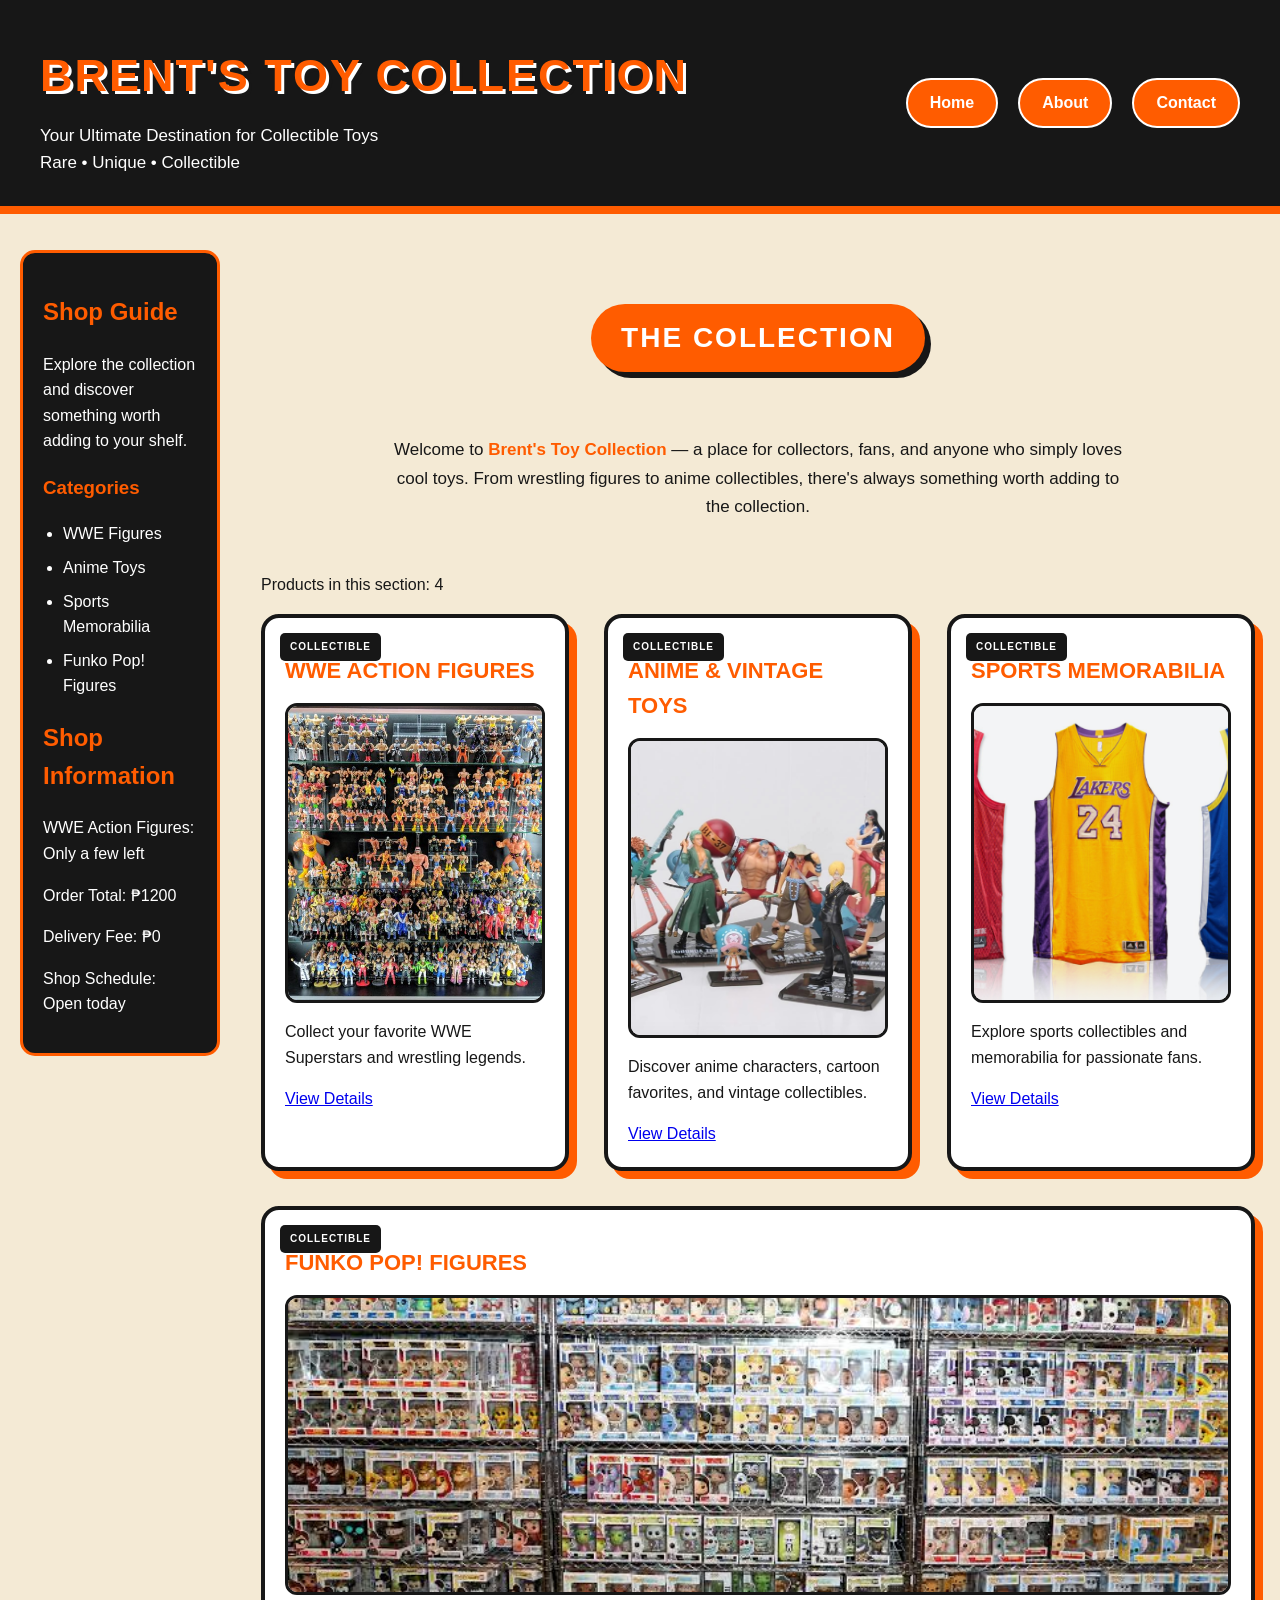
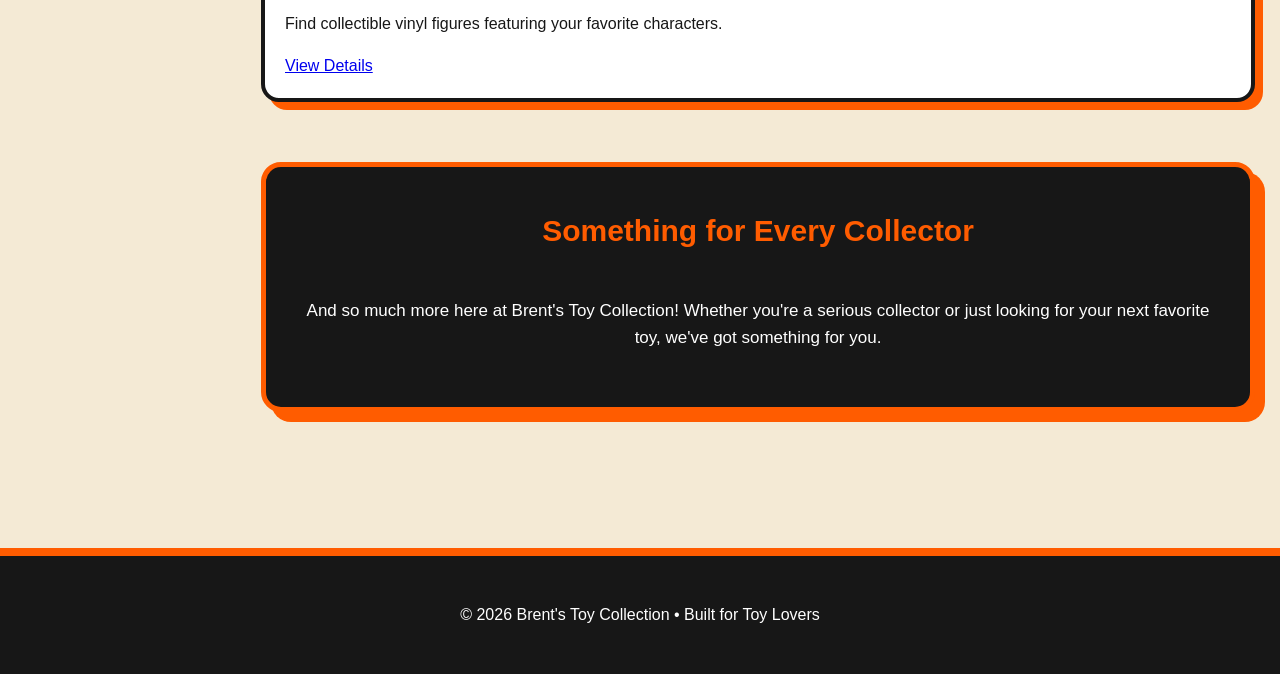
<file: index.html>
<!DOCTYPE html>
<html lang="en">

<head>
    <meta charset="UTF-8">
    <meta name="viewport"
          content="width=device-width, initial-scale=1.0">

    <title>Brent's Toy Collection</title>

    <link rel="stylesheet" href="style.css">
</head>

<body>
    <!--HEADER-->
    <header class="site-header">
        <div class="header-brand">
            <h1 id="shop-name">Brent's Toy Collection</h1>
            <p>
                 Your Ultimate Destination for Collectible Toys
            <br>
                    Rare • Unique • Collectible
            </p>
        </div>

        <nav>
            <ul>
                <li>
                    <a href="index.html">Home</a>
                </li>
                <li>
                    <a href="about.html">About</a>
                </li>
                <li>
                    <a href="contact.html">Contact</a>
                </li>
            </ul>
        </nav>
    </header>

    <!-- SIDEBAR -->
    <aside class="shop-sidebar">
        <h2>Shop Guide</h2>
        <p>
            Explore the collection and discover something worth
            adding to your shelf.
        </p>
        <h3>Categories</h3>
        <ul>
            <li>WWE Figures</li>
            <li>Anime Toys</li>
            <li>Sports Memorabilia</li>
            <li>Funko Pop! Figures</li>
        </ul>

        <!-- SHOP DECISIONS NGANI -->
        <section class="shop-decisions">
            <h2>Shop Information</h2>
            <p>
                WWE Action Figures:
                <span id="stock-status"></span>
            </p>
            <p>
                Order Total:
                ₱<span id="final-total">0</span>
            </p>
            <p>
                Delivery Fee:
                ₱<span id="delivery-fee">0</span>
            </p>
            <p>
                Shop Schedule:
                <span id="shop-status"></span>
            </p>
        </section>
    </aside>

    <!--MAIN-->
    <main>
        <div class="section-title">
            <h2> The Collection </h2>
        </div>

        <p class="intro">
            Welcome to <span class="highlight">Brent's Toy Collection</span> —
            a place for collectors, fans, and anyone who simply loves cool toys.
            From wrestling figures to anime collectibles, there's always
            something worth adding to the collection.
        </p>

        <p>
            Products in this section:
            <span id="product-count">0</span>
        </p>


        <!-- TOY GRID FOR COLLECTIBLES -->
        <section class="toy-grid ">

            <!-- WWE -->
            <div class="toy-card product-card">
                <h3>WWE Action Figures</h3>
                <img src="wweactionfigures.jpg"
                alt="WWE action figures">

                <p>
                Collect your favorite WWE Superstars
                and wrestling legends.
                </p>

                <a href="products/wwe-action-figures.html">
                    View Details
                </a>

            </div>

            <!-- ANIME -->
            <div class="toy-card product-card">
                <h3>Anime & Vintage Toys</h3>
                <img src="animecartoontoys.jpg"
                     alt="Anime, cartoon and vintage toys">

                <p>
                    Discover anime characters, cartoon favorites,
                    and vintage collectibles.
                </p>

                <a href="products/anime-toys.html">
                    View Details
                </a>
            </div>

            <!-- SPORTS -->
            <div class="toy-card product-card">
                <h3>Sports Memorabilia</h3>
                <img src="sportsmemorabilia.png"
                     alt="Sports memorabilia">

                <p>
                    Explore sports collectibles and memorabilia
                    for passionate fans.
                </p>

                <a href="products/sports-memorabilia.html">
                    View Details
                </a>
            </div>

            <!-- FUNKO POP FIGURES -->
            <div class="toy-card product-card">
                <h3>Funko Pop! Figures</h3>
                <img src="funkopopfigures.jpg"
                     alt="Funko Pop figures">

                <p>
                    Find collectible vinyl figures featuring
                    your favorite characters.
                </p>

                <a href="products/funko-pop-figures.html">
                    View Details
                </a>
            </div>

        </section>

        <!-- BOTTOM MESSAGE -->
        <div class="bottom-message">
            <h2> Something for Every Collector</h2>
            <p>
                And so much more here at Brent's Toy Collection!
                Whether you're a serious collector or just looking
                for your next favorite toy, we've got something for you.
            </p>

        </div>
    </main>

    <!--FOOTER-->
    <footer>
        <p id="copyright">
            © 2026 Brent's Toy Collection • Built for Toy Lovers
        </p>
    </footer>

    <script src="script.js"></script>
</body>
</html>
</file>
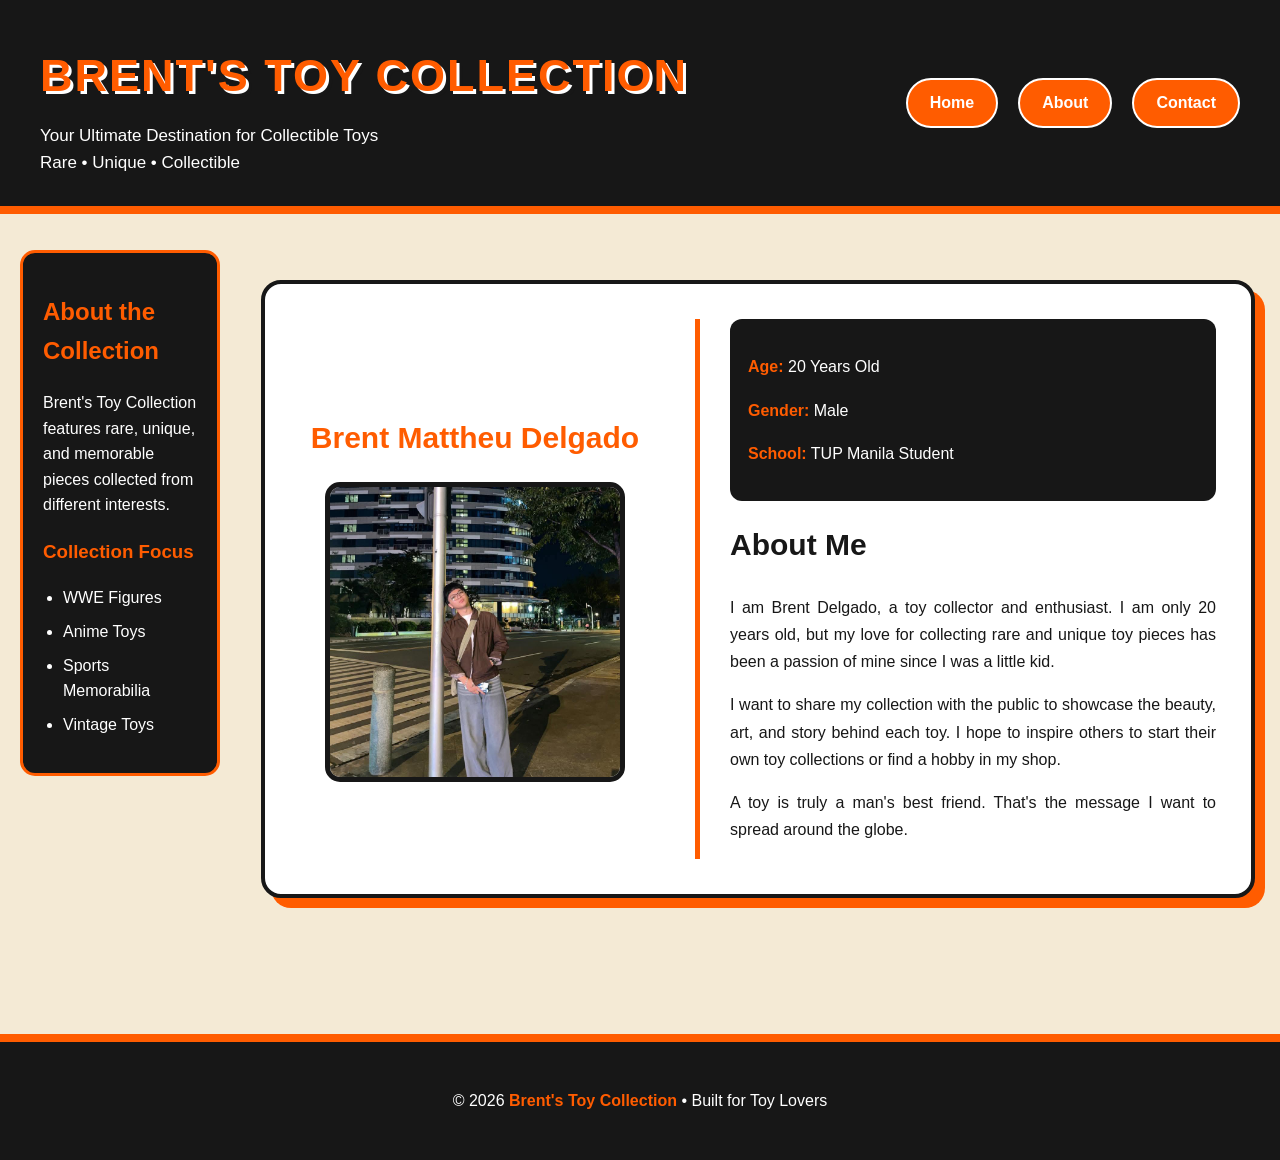
<file: about.html>
<!DOCTYPE html>
<html lang="en">

<head>
    <meta charset="UTF-8">
    <meta name="viewport"
          content="width=device-width, initial-scale=1.0">

    <title>About Me - Brent's Toy Collection</title>

    <link rel="stylesheet" href="style.css">
</head>

<body>
    <!-- HEADER -->
    <header class="site-header">
        <div class="header-brand">
            <h1>Brent's Toy Collection</h1>
            <p>
                 Your Ultimate Destination for Collectible Toys
            <br>
                    Rare • Unique • Collectible
            </p>
        </div>

        <nav>
            <ul>
                <li>
                    <a href="index.html">Home</a>
                </li>
                <li>
                    <a href="about.html">About</a>
                </li>
                <li>
                    <a href="contact.html">Contact</a>
                </li>
            </ul>
        </nav>
    </header>

    <!-- SIDEBAR -->
    <aside class="shop-sidebar">
        <h2>About the Collection</h2>
        <p>
            Brent's Toy Collection features rare, unique,
         and memorable pieces collected from different interests.
        </p>
        <h3>Collection Focus</h3>
        <ul>
            <li>WWE Figures</li>
            <li>Anime Toys</li>
            <li>Sports Memorabilia</li>
            <li>Vintage Toys</li>
        </ul>
    </aside>

    <!-- MAIN CONTENT -->
    <main>
        <div class="about-card">

            <!-- LEFT SIDE -->
            <div class="profile">
                <h2>Brent Mattheu Delgado</h2>
                <img src="brentdelgado.jpg"
                     alt="Brent Delgado">
            </div>

            <!-- RIGHT SIDE -->
            <div class="information">

                <div class="details">
                    <p>
                        <strong>Age:</strong> 20 Years Old
                    </p>
                    <p>
                        <strong>Gender:</strong> Male
                    </p>
                    <p>
                        <strong>School:</strong> TUP Manila Student
                    </p>
                </div>

                <h2>About Me</h2>
                <p>
                    I am Brent Delgado, a toy collector and enthusiast.
                    I am only 20 years old, but my love for collecting
                    rare and unique toy pieces has been a passion of mine
                    since I was a little kid.
                </p>
                <p>
                    I want to share my collection with the public to
                    showcase the beauty, art, and story behind each toy.
                    I hope to inspire others to start their own toy
                    collections or find a hobby in my shop.
                </p>
                <p>
                    A toy is truly a man's best friend.
                    That's the message I want to spread around the globe.
                </p>
            </div>
        </div>
    </main>

    <!-- FOOTER -->
    <footer>
        <p>
            © 2026 <span>Brent's Toy Collection</span>
            • Built for Toy Lovers
        </p>
    </footer>
</body>
</html>
</file>
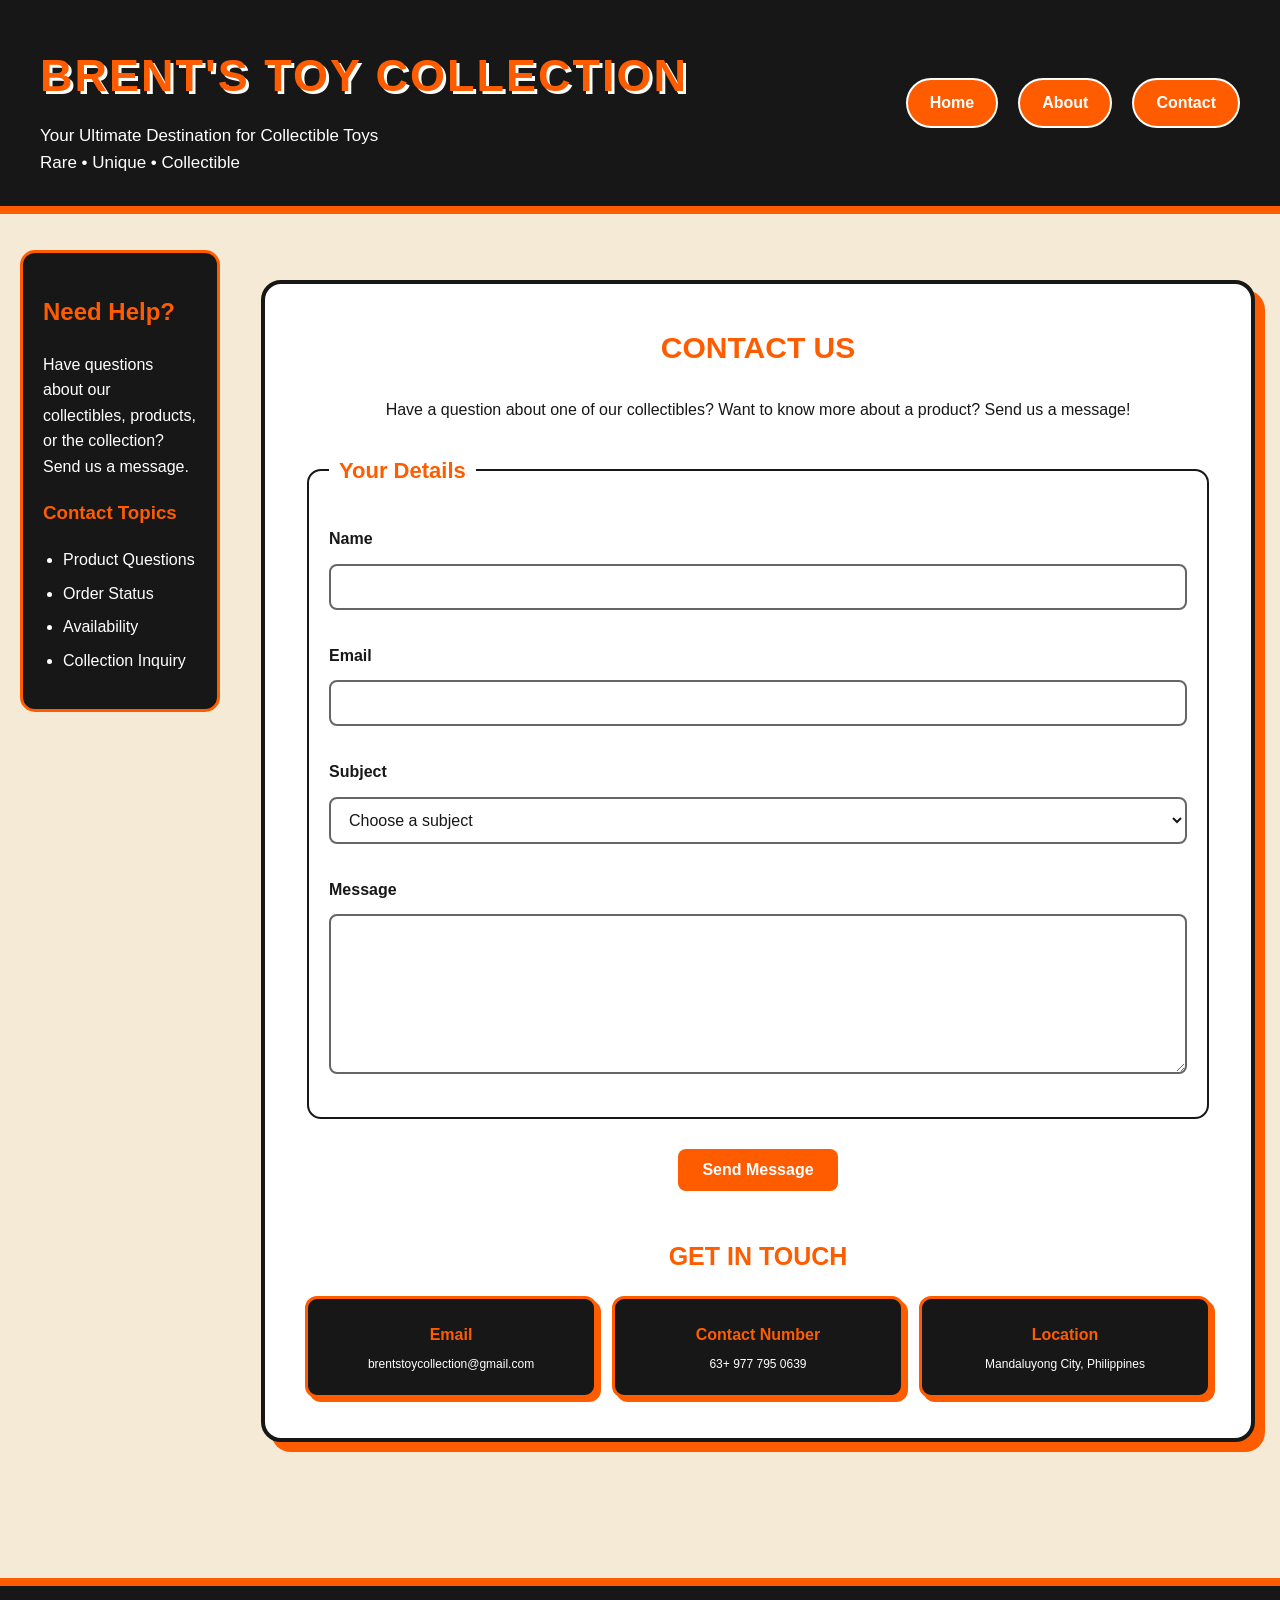
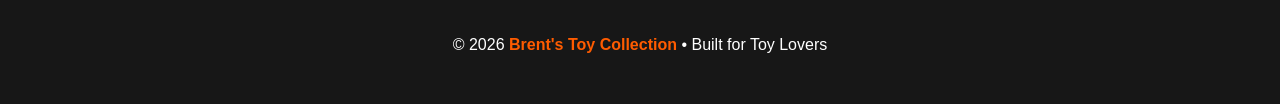
<file: contact.html>
<!DOCTYPE html>
<html lang="en">

<head>
    <meta charset="UTF-8">
    <meta name="viewport"
          content="width=device-width, initial-scale=1.0">

    <title>Contact | Brent's Toy Collection</title>

    <link rel="stylesheet" href="style.css">
</head>

<body>
    <!-- HEADER -->
    <header class="site-header">
        <div class="header-brand">
            <h1>Brent's Toy Collection</h1>
            <p>
                 Your Ultimate Destination for Collectible Toys
            <br>
                    Rare • Unique • Collectible
            </p>
        </div>

        <nav>
            <ul>
                <li>
                    <a href="index.html">Home</a>
                </li>
                <li>
                    <a href="about.html">About</a>
                </li>
                <li>
                    <a href="contact.html">Contact</a>
                </li>
            </ul>
        </nav>
    </header>

    <!-- SIDEBAR -->
    <aside class="shop-sidebar">
        <h2>Need Help?</h2>
        <p>
            Have questions about our collectibles, products,
            or the collection? Send us a message.
        </p>
        <h3>Contact Topics</h3>
        <ul>
            <li>Product Questions</li>
            <li>Order Status</li>
            <li>Availability</li>
            <li>Collection Inquiry</li>
        </ul>
    </aside>

    <!-- MAIN CONTENT -->
    <main>
        <div class="contact-card">
            <h2>Contact Us</h2>
            <p class="contact-intro">
                Have a question about one of our collectibles?
                Want to know more about a product?
                Send us a message!
            </p>

            <!-- CONTACT FORM -->
            <form>
                <fieldset>
                    <legend>Your Details</legend>

                    <!-- NAME -->
                    <label for="name">
                        Name
                    </label>
                    <input
                        type="text"
                        id="name"
                        name="name"
                        required
                    >

                    <!-- EMAIL -->
                    <label for="email">
                        Email
                    </label>
                    <input
                        type="email"
                        id="email"
                        name="email"
                        required
                    >

                    <!-- SUBJECT -->
                    <label for="subject">
                        Subject
                    </label>
                    <select
                        id="subject"
                        name="subject"
                        required
                    >
                        <option value="">
                            Choose a subject
                        </option>

                        <option value="product-question">
                            Product Question
                        </option>

                        <option value="order-status">
                            Order Status
                        </option>

                        <option value="availability">
                            Product Availability
                        </option>

                        <option value="collection">
                            Collection Inquiry
                        </option>

                        <option value="other">
                            Something Else
                        </option>
                    </select>

                    <!-- MESSAGE -->
                    <label for="message">
                        Message
                    </label>
                    <textarea
                        id="message"
                        name="message"
                        required
                    ></textarea>
                </fieldset>

                <!-- SEND BUTTON -->
                <div class="button-container">
                    <button type="submit">
                        Send Message
                    </button>
                </div>
            </fo    rm>

            <!-- GET IN TOUCH, ORIG CONTANT INFOO -->
            <div class="contact-info">
                <h3>Get In Touch</h3>
                <div class="contact-grid">
                    <div class="contact-box">
                    <h4>Email</h4>
                    <p>
                        brentstoycollection@gmail.com
                    </p>
                </div>


                <div class="contact-box">
                    <h4>Contact Number</h4>
                    <p>
                        63+ 977 795 0639
                    </p>
                </div>

                <div class="contact-box">
                    <h4>Location</h4>
                    <p>
                        Mandaluyong City, Philippines
                    </p>

                </div>
            </div>
        </div>
    </main>

    <!-- FOOTER -->
    <footer>
        <p>
            © 2026
            <span>Brent's Toy Collection</span>
            • Built for Toy Lovers
        </p>
    </footer>
</body>
</html>
</file>
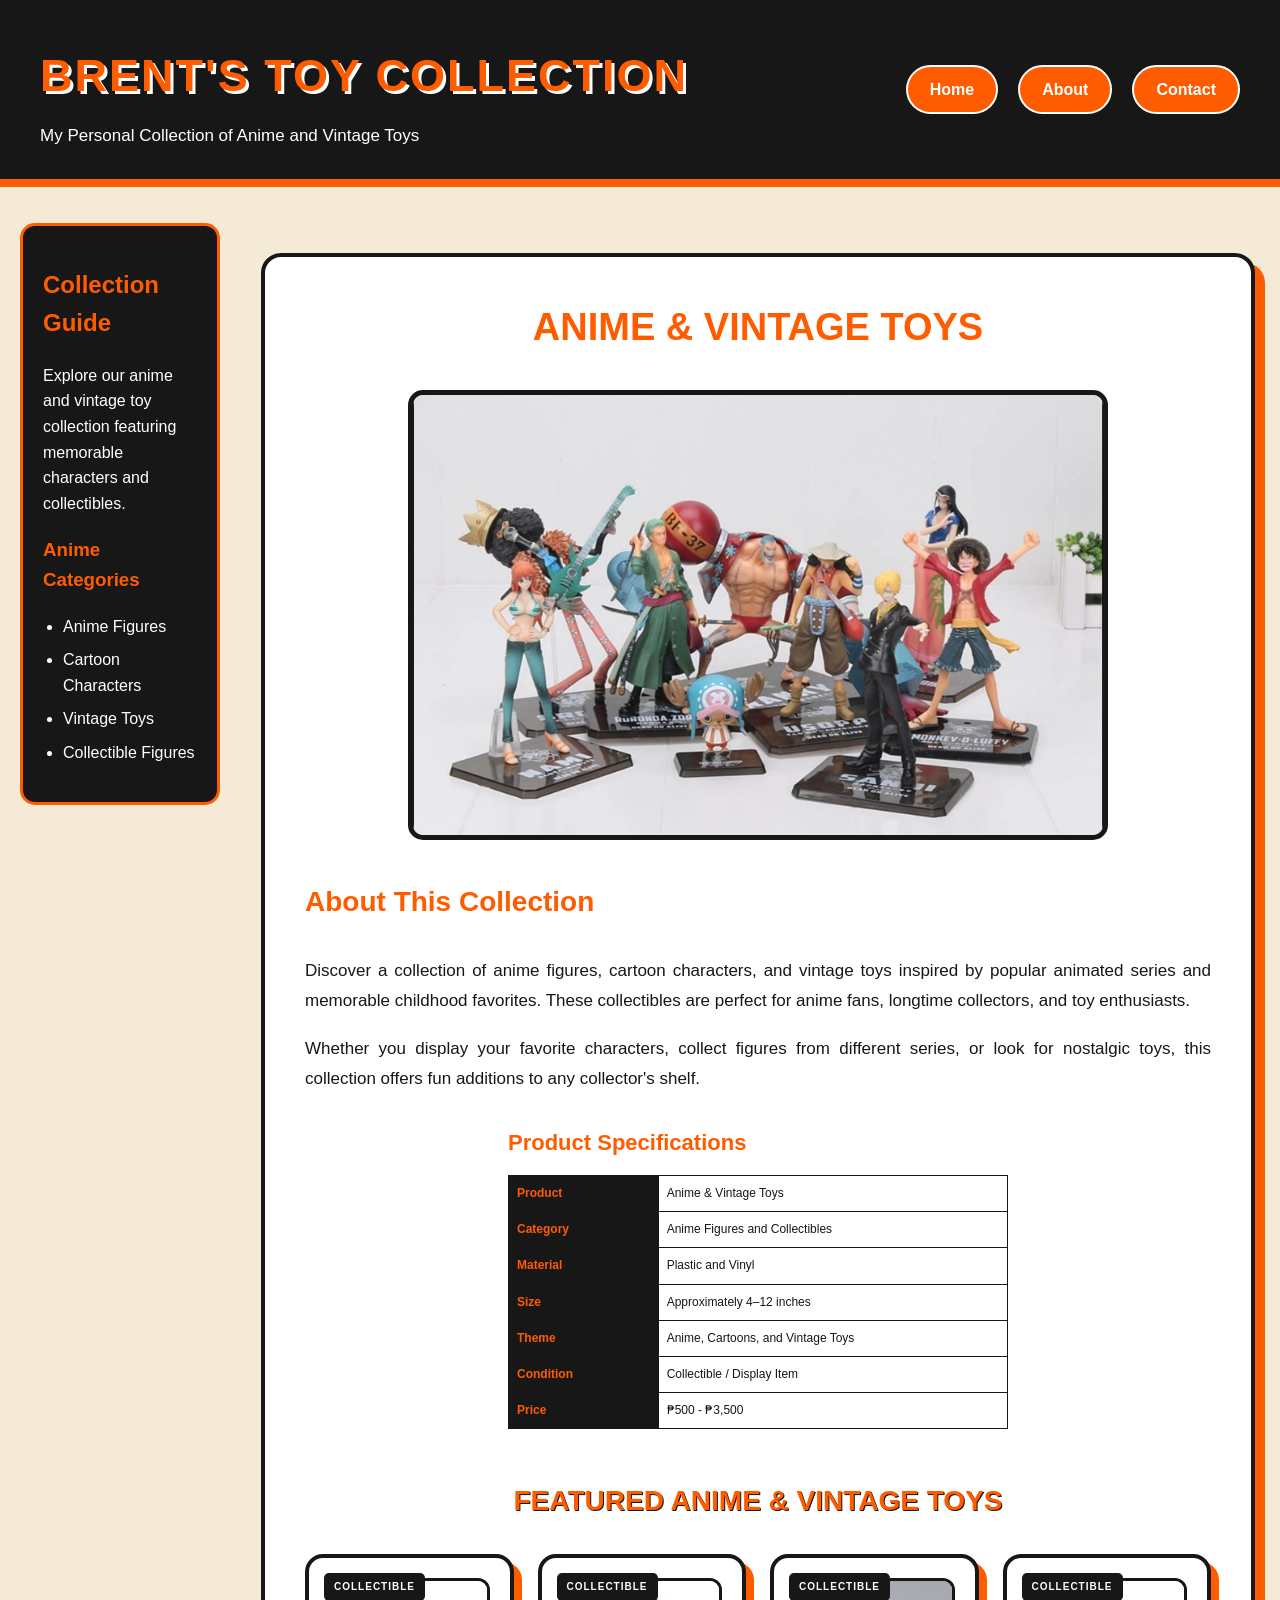
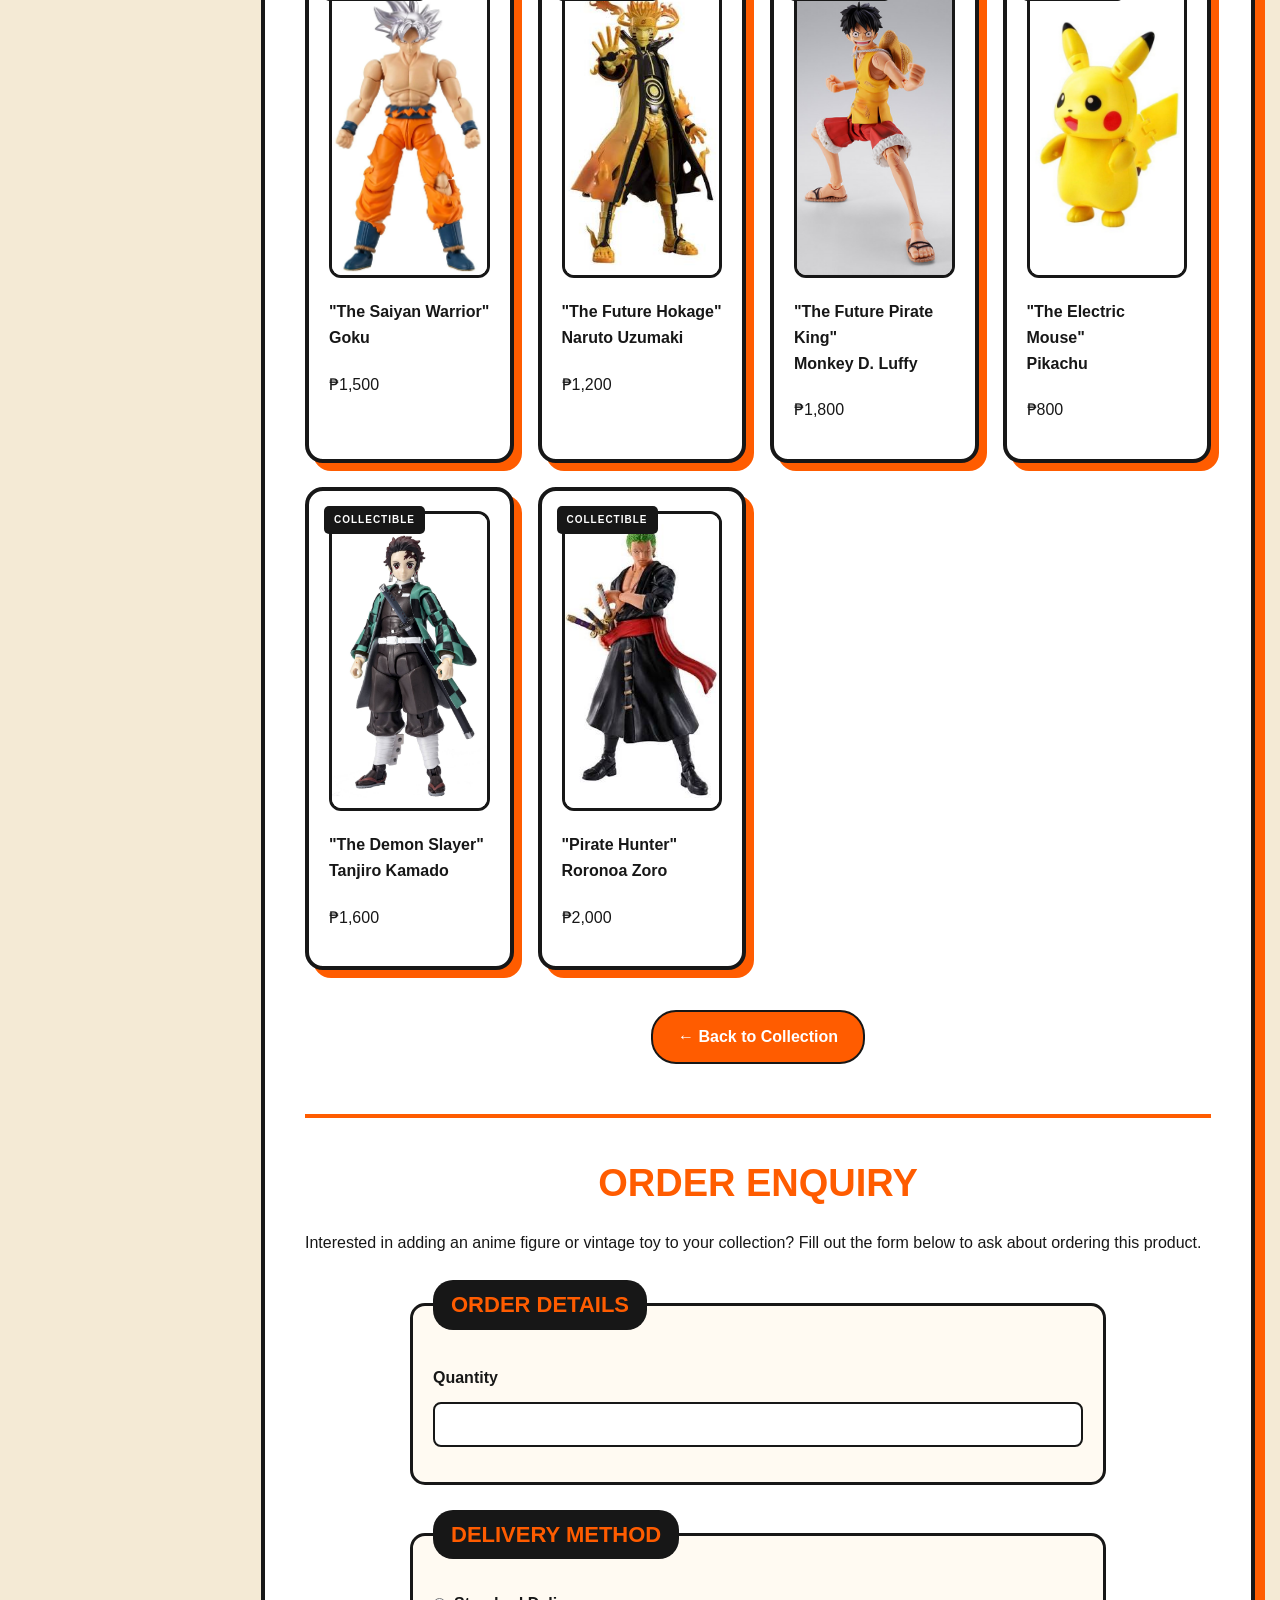
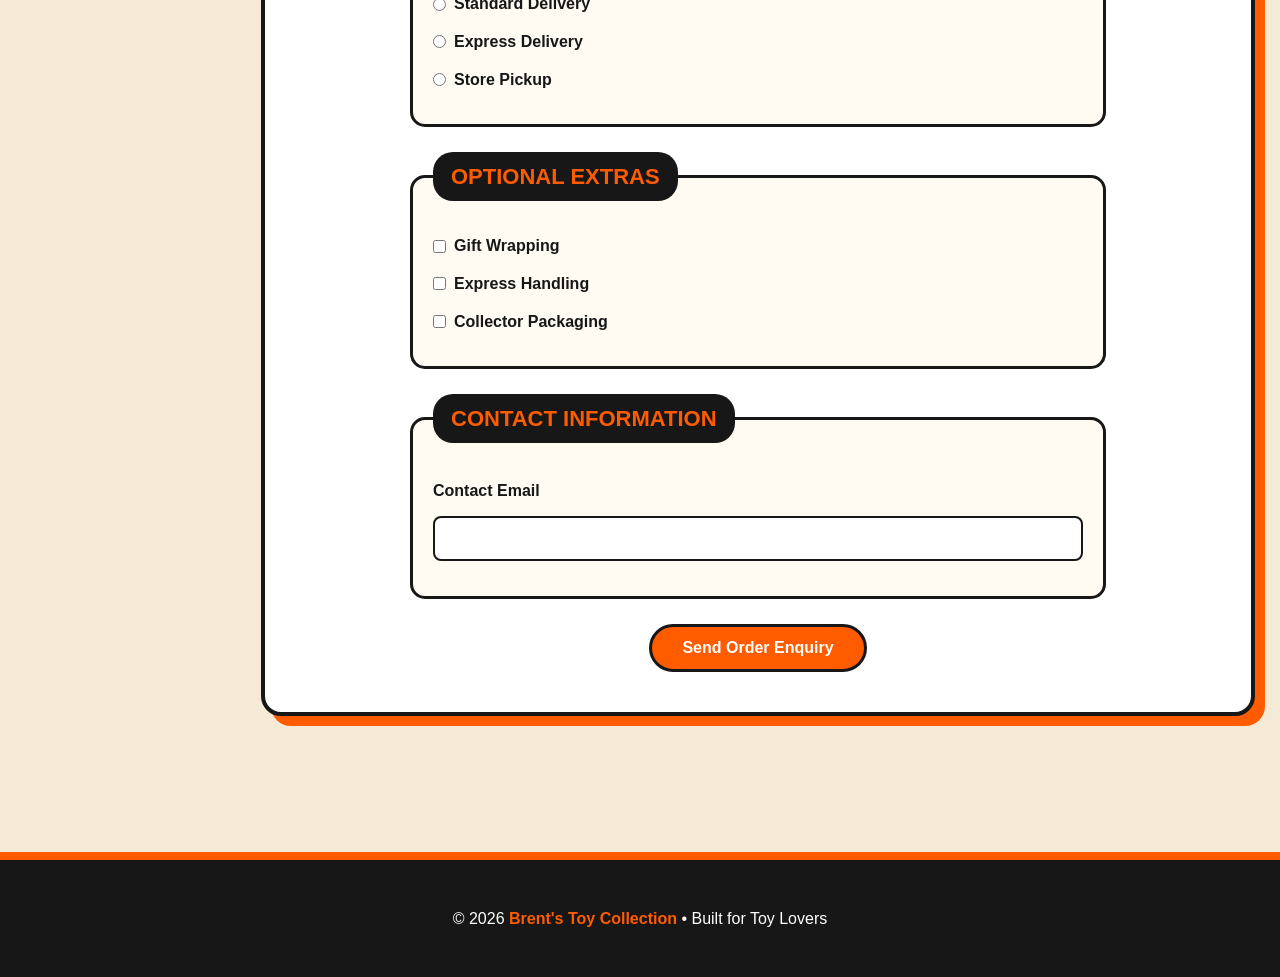
<file: products/anime-toys.html>
<!DOCTYPE html>
<html lang="en">

<head>
    <meta charset="UTF-8">
    <meta name="viewport"
          content="width=device-width, initial-scale=1.0">

    <title>Anime Toys | Brent's Toy Collection</title>

    <link rel="stylesheet" href="../style.css">
</head>

<body>
    <!-- HEADER -->
    <header class="site-header">
        <div class="header-brand">
            <h1>Brent's Toy Collection</h1>
            <p>My Personal Collection of Anime and Vintage Toys</p>
        </div>

        <!-- NAVIGATION LINKS -->
        <nav>
            <ul>
                <li><a href="../index.html">Home</a></li>
                <li><a href="../about.html">About</a></li>
                <li><a href="../contact.html">Contact</a></li>
            </ul>
        </nav>
    </header>

    <!-- SIDEBAR -->
    <aside class="shop-sidebar">
        <h2>Collection Guide</h2>

        <p>
            Explore our anime and vintage toy collection
            featuring memorable characters and collectibles.
        </p>

        <h3>Anime Categories</h3>

        <ul>
            <li>Anime Figures</li>
            <li>Cartoon Characters</li>
            <li>Vintage Toys</li>
            <li>Collectible Figures</li>
        </ul>
    </aside>

    <!-- PRODUCT -->
    <main>
        <div class="product-page">

            <h2>Anime & Vintage Toys</h2>

            <!-- PRODUCT IMAGE -->
            <div class="product-image">
                <img src="../animecartoontoys.jpg"
                     alt="Collection of anime, cartoon and vintage toys">
            </div>

            <!-- DESCRIPTION -->
            <div class="description">
                <h3>About This Collection</h3>

                <p>
                    Discover a collection of anime figures, cartoon
                    characters, and vintage toys inspired by popular
                    animated series and memorable childhood favorites.
                    These collectibles are perfect for anime fans,
                    longtime collectors, and toy enthusiasts.
                </p>

                <p>
                    Whether you display your favorite characters,
                    collect figures from different series, or look
                    for nostalgic toys, this collection offers fun
                    additions to any collector's shelf.
                </p>
            </div>

            <!-- SPECIFICATIONS -->
            <div class="specifications">
                <h3>Product Specifications</h3>

                <table>
                    <tr>
                        <th>Product</th>
                        <td>Anime & Vintage Toys</td>
                    </tr>

                    <tr>
                        <th>Category</th>
                        <td>Anime Figures and Collectibles</td>
                    </tr>

                    <tr>
                        <th>Material</th>
                        <td>Plastic and Vinyl</td>
                    </tr>

                    <tr>
                        <th>Size</th>
                        <td>Approximately 4–12 inches</td>
                    </tr>

                    <tr>
                        <th>Theme</th>
                        <td>Anime, Cartoons, and Vintage Toys</td>
                    </tr>

                    <tr>
                        <th>Condition</th>
                        <td>Collectible / Display Item</td>
                    </tr>

                    <tr>
                        <th>Price</th>
                        <td>₱500 - ₱3,500</td>
                    </tr>
                </table>
            </div>

            <!-- FEATURED ANIME TOYS -->
            <div class="featured">
                <h3>Featured Anime & Vintage Toys</h3>

                <div class="product-grid">

                    <!-- FIGURE 1 -->
                    <div class="product-card">
                        <img src="goku.jpg"
                             alt="Goku anime figure">

                        <h4>
                            "The Saiyan Warrior"
                            <br>
                            Goku
                        </h4>

                        <p>₱1,500</p>
                    </div>

                    <!-- FIGURE 2 -->
                    <div class="product-card">
                        <img src="naruto.jpg"
                             alt="Naruto anime figure">

                        <h4>
                            "The Future Hokage"
                            <br>
                            Naruto Uzumaki
                        </h4>

                        <p>₱1,200</p>
                    </div>

                    <!-- FIGURE 3 -->
                    <div class="product-card">
                        <img src="luffy.jpg"
                             alt="Monkey D. Luffy anime figure">

                        <h4>
                            "The Future Pirate King"
                            <br>
                            Monkey D. Luffy
                        </h4>

                        <p>₱1,800</p>
                    </div>

                    <!-- FIGURE 4 -->
                    <div class="product-card">
                        <img src="pikachu.jpg"
                             alt="Pikachu collectible figure">

                        <h4>
                            "The Electric Mouse"
                            <br>
                            Pikachu
                        </h4>

                        <p>₱800</p>
                    </div>

                    <!-- FIGURE 5 -->
                    <div class="product-card">
                        <img src="tanjiro.jpg"
                             alt="Tanjiro Kamado anime figure">

                        <h4>
                            "The Demon Slayer"
                            <br>
                            Tanjiro Kamado
                        </h4>

                        <p>₱1,600</p>
                    </div>

                    <!-- FIGURE 6 -->
                    <div class="product-card">
                        <img src="zoro.jpg"
                             alt="Roronoa Zoro anime figure">

                        <h4>
                            "Pirate Hunter"
                            <br>
                            Roronoa Zoro
                        </h4>

                        <p>₱2,000</p>
                    </div>

                </div>
            </div>

            <!-- BACK TO HOME -->
            <div class="back-button">
                <a href="../index.html">
                    ← Back to Collection
                </a>
            </div>

            <!-- ORDER ENQUIRY -->
            <section class="order-section">

                <h2>Order Enquiry</h2>

                <p>
                    Interested in adding an anime figure or vintage toy
                    to your collection? Fill out the form below to ask
                    about ordering this product.
                </p>

                <form class="order-form">

                    <!-- QUANTITY -->
                    <fieldset>
                        <legend>Order Details</legend>

                        <label for="quantity">
                            Quantity
                        </label>

                        <input
                            type="number"
                            id="quantity"
                            name="quantity"
                            min="1"
                            max="20"
                            required
                        >
                    </fieldset>

                    <!-- DELIVERY METHOD -->
                    <fieldset>
                        <legend>Delivery Method</legend>

                        <div class="delivery-option">
                            <input
                                type="radio"
                                id="standard-delivery"
                                name="delivery"
                                value="standard"
                                required
                            >
                            <label for="standard-delivery">
                                Standard Delivery
                            </label>
                        </div>

                        <div class="delivery-option">
                            <input
                                type="radio"
                                id="express-delivery"
                                name="delivery"
                                value="express"
                            >
                            <label for="express-delivery">
                                Express Delivery
                            </label>
                        </div>

                        <div class="delivery-option">
                            <input
                                type="radio"
                                id="store-pickup"
                                name="delivery"
                                value="pickup"
                            >
                            <label for="store-pickup">
                                Store Pickup
                            </label>
                        </div>
                    </fieldset>

                    <!-- OPTIONAL EXTRAS -->
                    <fieldset>
                        <legend>Optional Extras</legend>

                        <div class="extra-option">
                            <input
                                type="checkbox"
                                id="gift-wrap"
                                name="extras"
                                value="gift-wrap"
                            >
                            <label for="gift-wrap">
                                Gift Wrapping
                            </label>
                        </div>

                        <div class="extra-option">
                            <input
                                type="checkbox"
                                id="express-handling"
                                name="extras"
                                value="express-handling"
                            >
                            <label for="express-handling">
                                Express Handling
                            </label>
                        </div>

                        <div class="extra-option">
                            <input
                                type="checkbox"
                                id="collector-packaging"
                                name="extras"
                                value="collector-packaging"
                            >
                            <label for="collector-packaging">
                                Collector Packaging
                            </label>
                        </div>
                    </fieldset>

                    <!-- EMAIL -->
                    <fieldset>
                        <legend>Contact Information</legend>

                        <label for="contact-email">
                            Contact Email
                        </label>

                        <input
                            type="email"
                            id="contact-email"
                            name="contact-email"
                            required
                        >
                    </fieldset>

                    <!-- BUTTON -->
                    <div class="order-button">
                        <button type="submit">
                            Send Order Enquiry
                        </button>
                    </div>

                </form>
            </section>

        </div>
    </main>

    <!-- FOOTER -->
    <footer>
        <p>
            © 2026
            <span>Brent's Toy Collection</span>
            • Built for Toy Lovers
        </p>
    </footer>

</body>
</html>
</file>
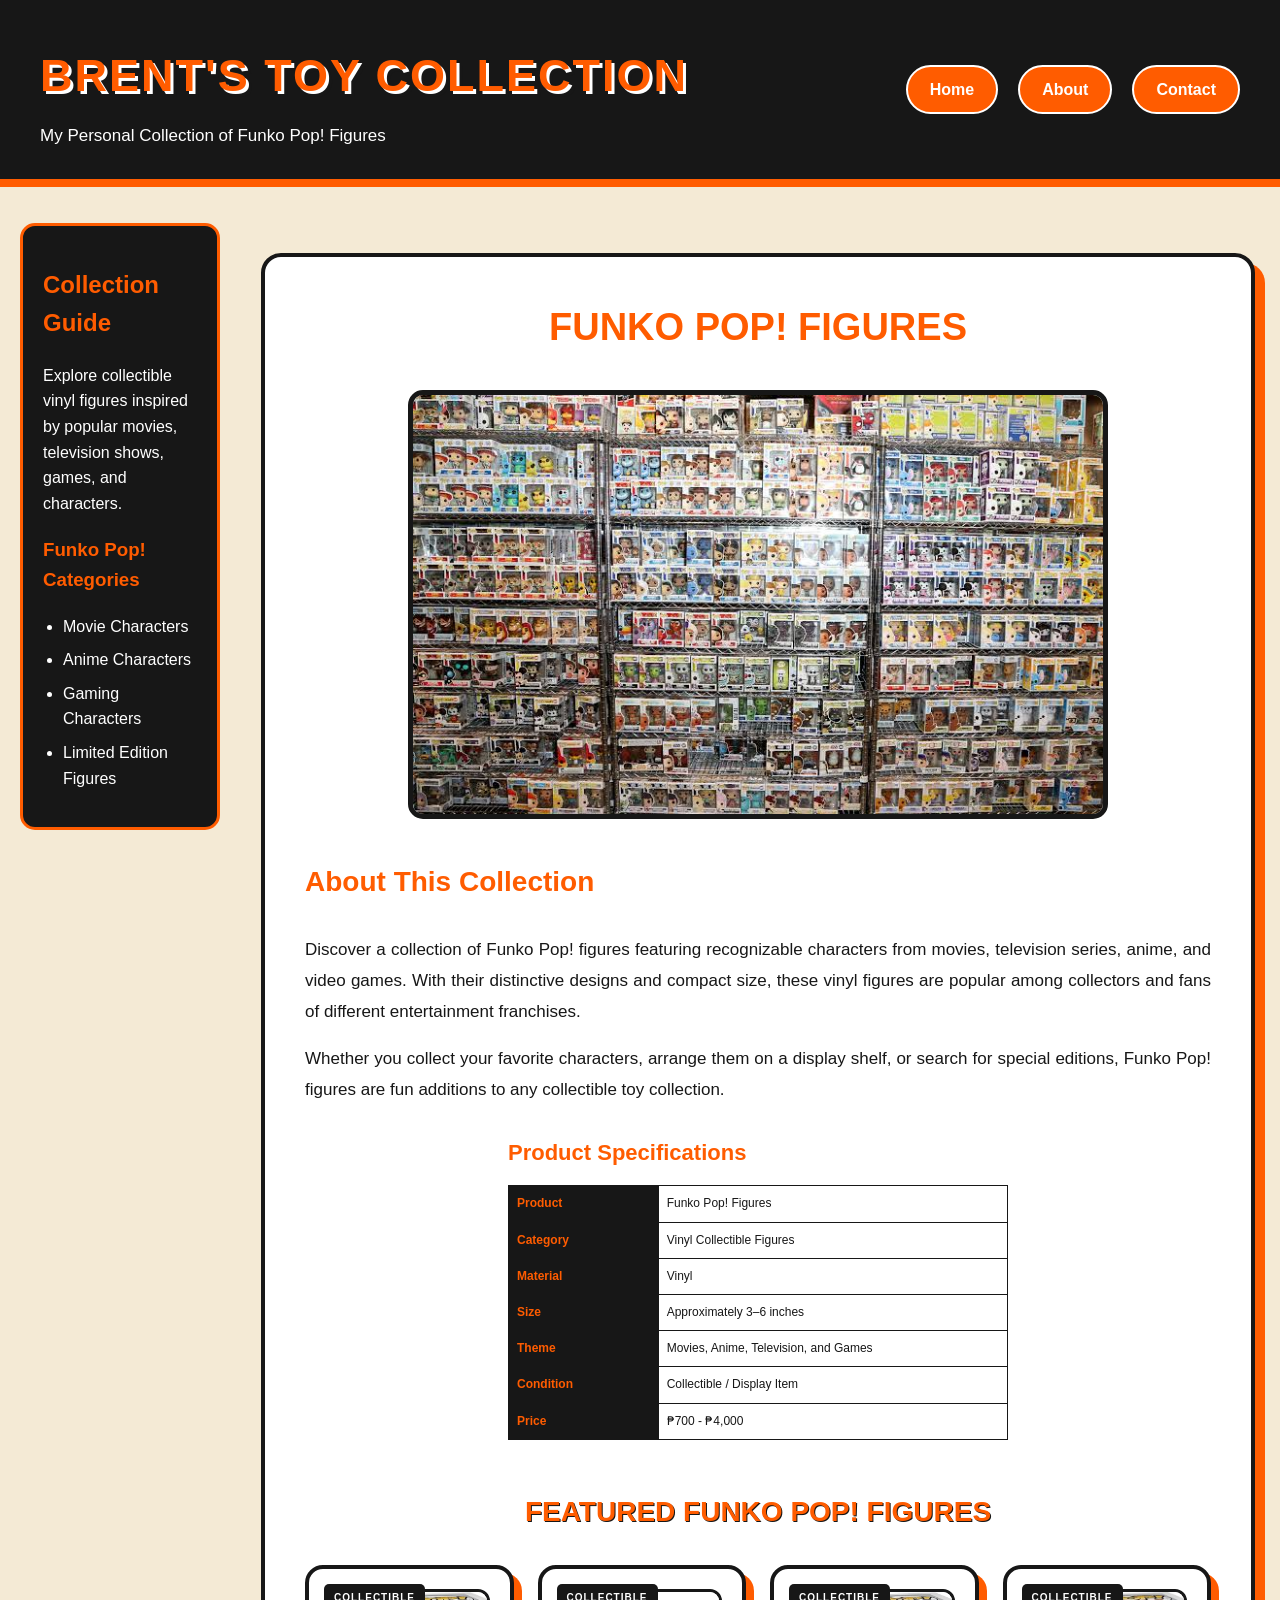
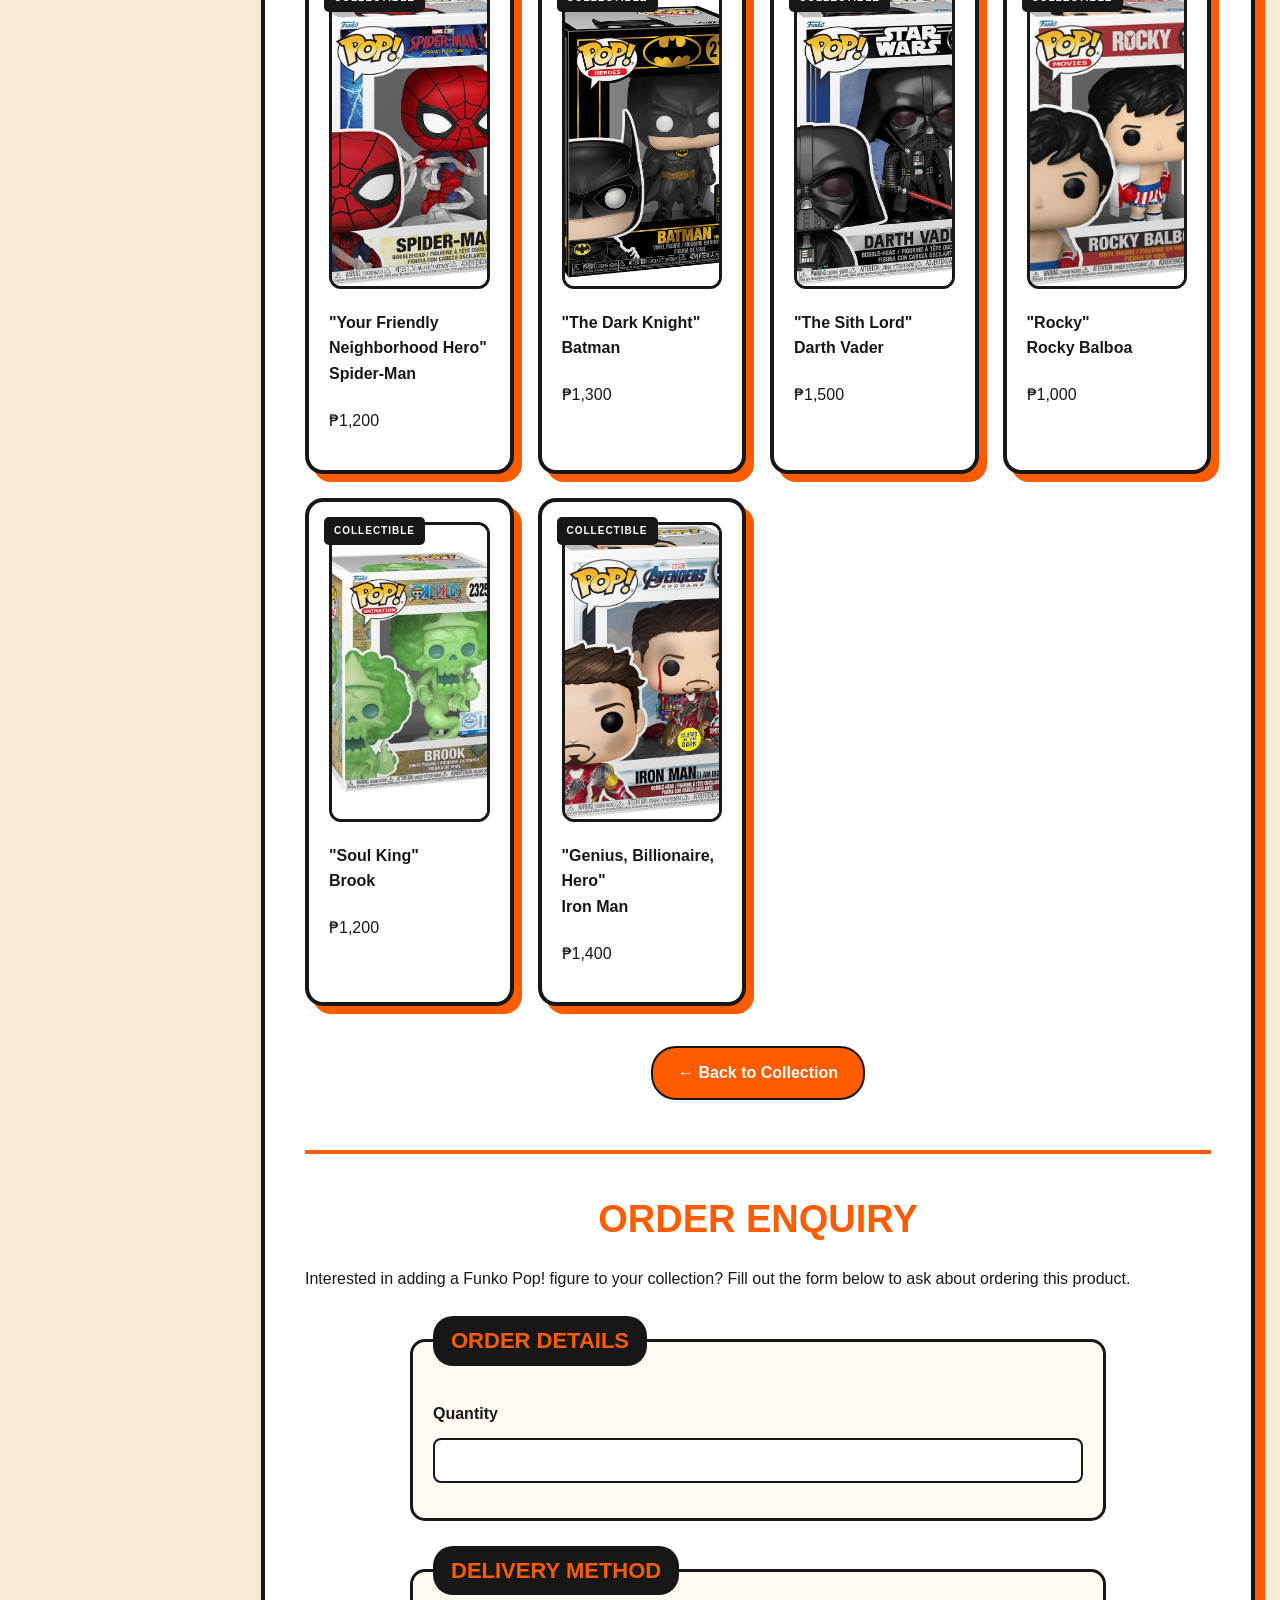
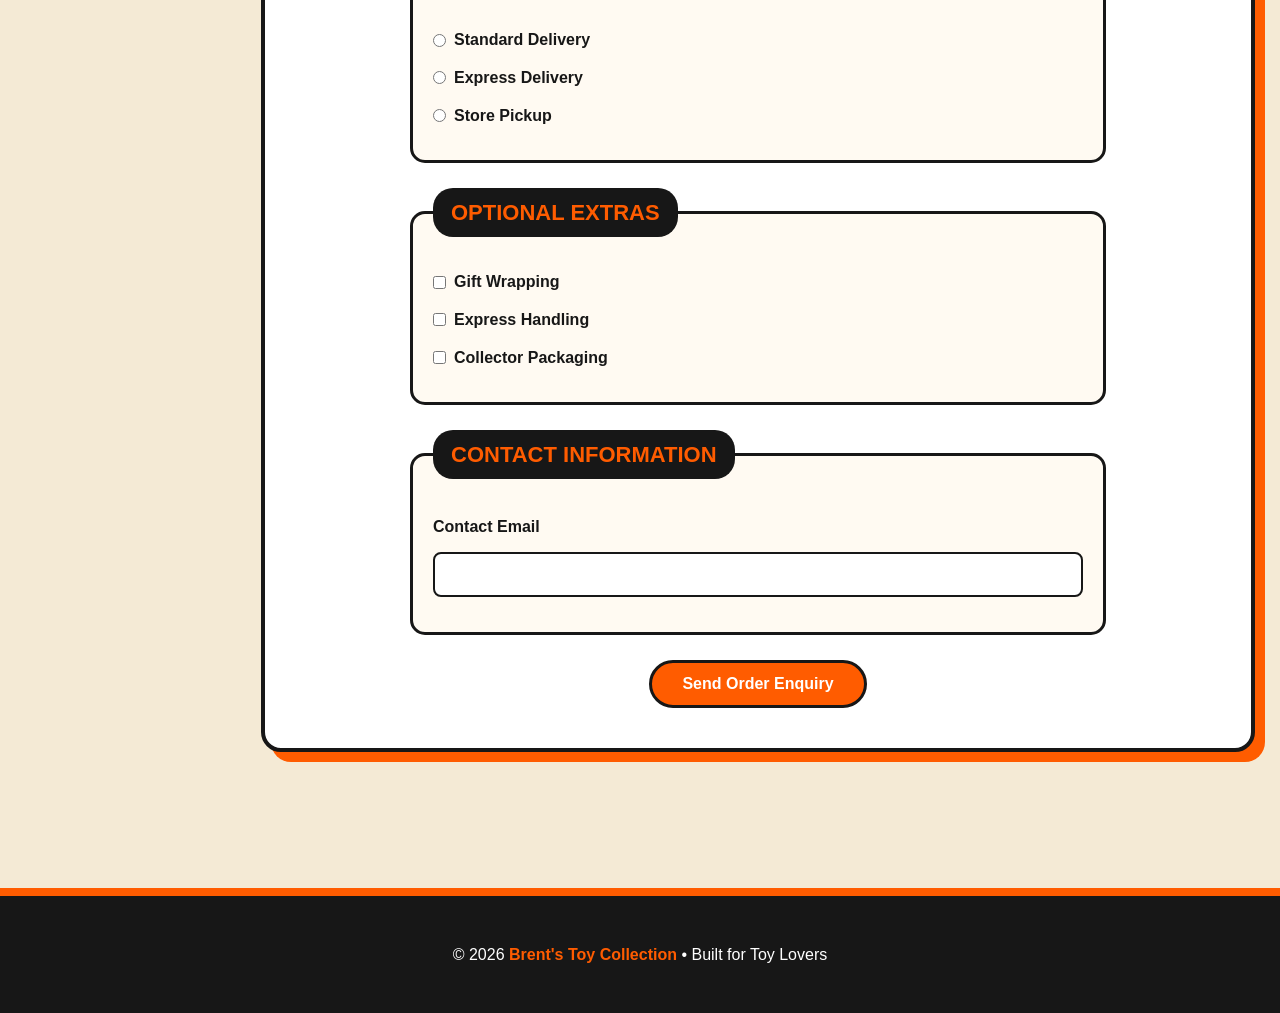
<file: products/funko-pop-figures.html>
<!DOCTYPE html>
<html lang="en">

<head>
    <meta charset="UTF-8">
    <meta name="viewport"
          content="width=device-width, initial-scale=1.0">

    <title>Funko Pop! Figures | Brent's Toy Collection</title>

    <link rel="stylesheet" href="../style.css">
</head>

<body>
    <!-- HEADER -->
    <header class="site-header">
        <div class="header-brand">
            <h1>Brent's Toy Collection</h1>
            <p>My Personal Collection of Funko Pop! Figures</p>
        </div>

        <!-- NAVIGATION LINKS -->
        <nav>
            <ul>
                <li><a href="../index.html">Home</a></li>
                <li><a href="../about.html">About</a></li>
                <li><a href="../contact.html">Contact</a></li>
            </ul>
        </nav>
    </header>

    <!-- SIDEBAR -->
    <aside class="shop-sidebar">
        <h2>Collection Guide</h2>

        <p>
            Explore collectible vinyl figures inspired by
            popular movies, television shows, games, and characters.
        </p>

        <h3>Funko Pop! Categories</h3>

        <ul>
            <li>Movie Characters</li>
            <li>Anime Characters</li>
            <li>Gaming Characters</li>
            <li>Limited Edition Figures</li>
        </ul>
    </aside>

    <!-- PRODUCT -->
    <main>
        <div class="product-page">

            <h2>Funko Pop! Figures</h2>

            <!-- PRODUCT IMAGE -->
            <div class="product-image">
                <img src="../funkopopfigures.jpg"
                     alt="Collection of Funko Pop collectible figures">
            </div>

            <!-- DESCRIPTION -->
            <div class="description">
                <h3>About This Collection</h3>

                <p>
                    Discover a collection of Funko Pop! figures
                    featuring recognizable characters from movies,
                    television series, anime, and video games.
                    With their distinctive designs and compact size,
                    these vinyl figures are popular among collectors
                    and fans of different entertainment franchises.
                </p>

                <p>
                    Whether you collect your favorite characters,
                    arrange them on a display shelf, or search for
                    special editions, Funko Pop! figures are fun
                    additions to any collectible toy collection.
                </p>
            </div>

            <!-- SPECIFICATIONS -->
            <div class="specifications">
                <h3>Product Specifications</h3>

                <table>
                    <tr>
                        <th>Product</th>
                        <td>Funko Pop! Figures</td>
                    </tr>

                    <tr>
                        <th>Category</th>
                        <td>Vinyl Collectible Figures</td>
                    </tr>

                    <tr>
                        <th>Material</th>
                        <td>Vinyl</td>
                    </tr>

                    <tr>
                        <th>Size</th>
                        <td>Approximately 3–6 inches</td>
                    </tr>

                    <tr>
                        <th>Theme</th>
                        <td>Movies, Anime, Television, and Games</td>
                    </tr>

                    <tr>
                        <th>Condition</th>
                        <td>Collectible / Display Item</td>
                    </tr>

                    <tr>
                        <th>Price</th>
                        <td>₱700 - ₱4,000</td>
                    </tr>
                </table>
            </div>

            <!-- FEATURED FUNKO POP FIGURES -->
            <div class="featured">
                <h3>Featured Funko Pop! Figures</h3>

                <div class="product-grid">

                    <!-- FIGURE 1 -->
                    <div class="product-card">
                        <img src="spiderman-funko.jpg"
                             alt="Spider-Man Funko Pop figure">

                        <h4>
                            "Your Friendly Neighborhood Hero"
                            <br>
                            Spider-Man
                        </h4>

                        <p>₱1,200</p>
                    </div>

                    <!-- FIGURE 2 -->
                    <div class="product-card">
                        <img src="batman-funko.jpg"
                             alt="Batman Funko Pop figure">

                        <h4>
                            "The Dark Knight"
                            <br>
                            Batman
                        </h4>

                        <p>₱1,300</p>
                    </div>

                    <!-- FIGURE 3 -->
                    <div class="product-card">
                        <img src="darthvader-funko.jpg"
                             alt="Darth Vader Funko Pop figure">

                        <h4>
                            "The Sith Lord"
                            <br>
                            Darth Vader
                        </h4>

                        <p>₱1,500</p>
                    </div>

                    <!-- FIGURE 4 -->
                    <div class="product-card">
                        <img src="rocky.jpg"
                             alt="Rocky Balboa Funko Pop figure">

                        <h4>
                            "Rocky"
                            <br>
                            Rocky Balboa
                        </h4>

                        <p>₱1,000</p>
                    </div>

                    <!-- FIGURE 5 -->
                    <div class="product-card">
                        <img src="brook.jpg"
                             alt="Brook Funko Pop figure">

                        <h4>
                            "Soul King"
                            <br>
                            Brook
                        </h4>

                        <p>₱1,200</p>
                    </div>

                    <!-- FIGURE 6 -->
                    <div class="product-card">
                        <img src="ironman.jpg"
                             alt="Iron Man Funko Pop figure">

                        <h4>
                            "Genius, Billionaire, Hero"
                            <br>
                            Iron Man
                        </h4>

                        <p>₱1,400</p>
                    </div>

                </div>
            </div>

            <!-- BACK TO HOME -->
            <div class="back-button">
                <a href="../index.html">
                    ← Back to Collection
                </a>
            </div>

            <!-- ORDER ENQUIRY -->
            <section class="order-section">

                <h2>Order Enquiry</h2>

                <p>
                    Interested in adding a Funko Pop! figure to your
                    collection? Fill out the form below to ask about
                    ordering this product.
                </p>

                <form class="order-form">

                    <!-- QUANTITY -->
                    <fieldset>
                        <legend>Order Details</legend>

                        <label for="quantity">
                            Quantity
                        </label>

                        <input
                            type="number"
                            id="quantity"
                            name="quantity"
                            min="1"
                            max="20"
                            required
                        >
                    </fieldset>

                    <!-- DELIVERY METHOD -->
                    <fieldset>
                        <legend>Delivery Method</legend>

                        <div class="delivery-option">
                            <input
                                type="radio"
                                id="standard-delivery"
                                name="delivery"
                                value="standard"
                                required
                            >
                            <label for="standard-delivery">
                                Standard Delivery
                            </label>
                        </div>

                        <div class="delivery-option">
                            <input
                                type="radio"
                                id="express-delivery"
                                name="delivery"
                                value="express"
                            >
                            <label for="express-delivery">
                                Express Delivery
                            </label>
                        </div>

                        <div class="delivery-option">
                            <input
                                type="radio"
                                id="store-pickup"
                                name="delivery"
                                value="pickup"
                            >
                            <label for="store-pickup">
                                Store Pickup
                            </label>
                        </div>
                    </fieldset>

                    <!-- OPTIONAL EXTRAS -->
                    <fieldset>
                        <legend>Optional Extras</legend>

                        <div class="extra-option">
                            <input
                                type="checkbox"
                                id="gift-wrap"
                                name="extras"
                                value="gift-wrap"
                            >
                            <label for="gift-wrap">
                                Gift Wrapping
                            </label>
                        </div>

                        <div class="extra-option">
                            <input
                                type="checkbox"
                                id="express-handling"
                                name="extras"
                                value="express-handling"
                            >
                            <label for="express-handling">
                                Express Handling
                            </label>
                        </div>

                        <div class="extra-option">
                            <input
                                type="checkbox"
                                id="collector-packaging"
                                name="extras"
                                value="collector-packaging"
                            >
                            <label for="collector-packaging">
                                Collector Packaging
                            </label>
                        </div>
                    </fieldset>

                    <!-- EMAIL -->
                    <fieldset>
                        <legend>Contact Information</legend>

                        <label for="contact-email">
                            Contact Email
                        </label>

                        <input
                            type="email"
                            id="contact-email"
                            name="contact-email"
                            required
                        >
                    </fieldset>

                    <!-- BUTTON -->
                    <div class="order-button">
                        <button type="submit">
                            Send Order Enquiry
                        </button>
                    </div>

                </form>
            </section>

        </div>
    </main>

    <!-- FOOTER -->
    <footer>
        <p>
            © 2026
            <span>Brent's Toy Collection</span>
            • Built for Toy Lovers
        </p>
    </footer>

</body>
</html>
</file>
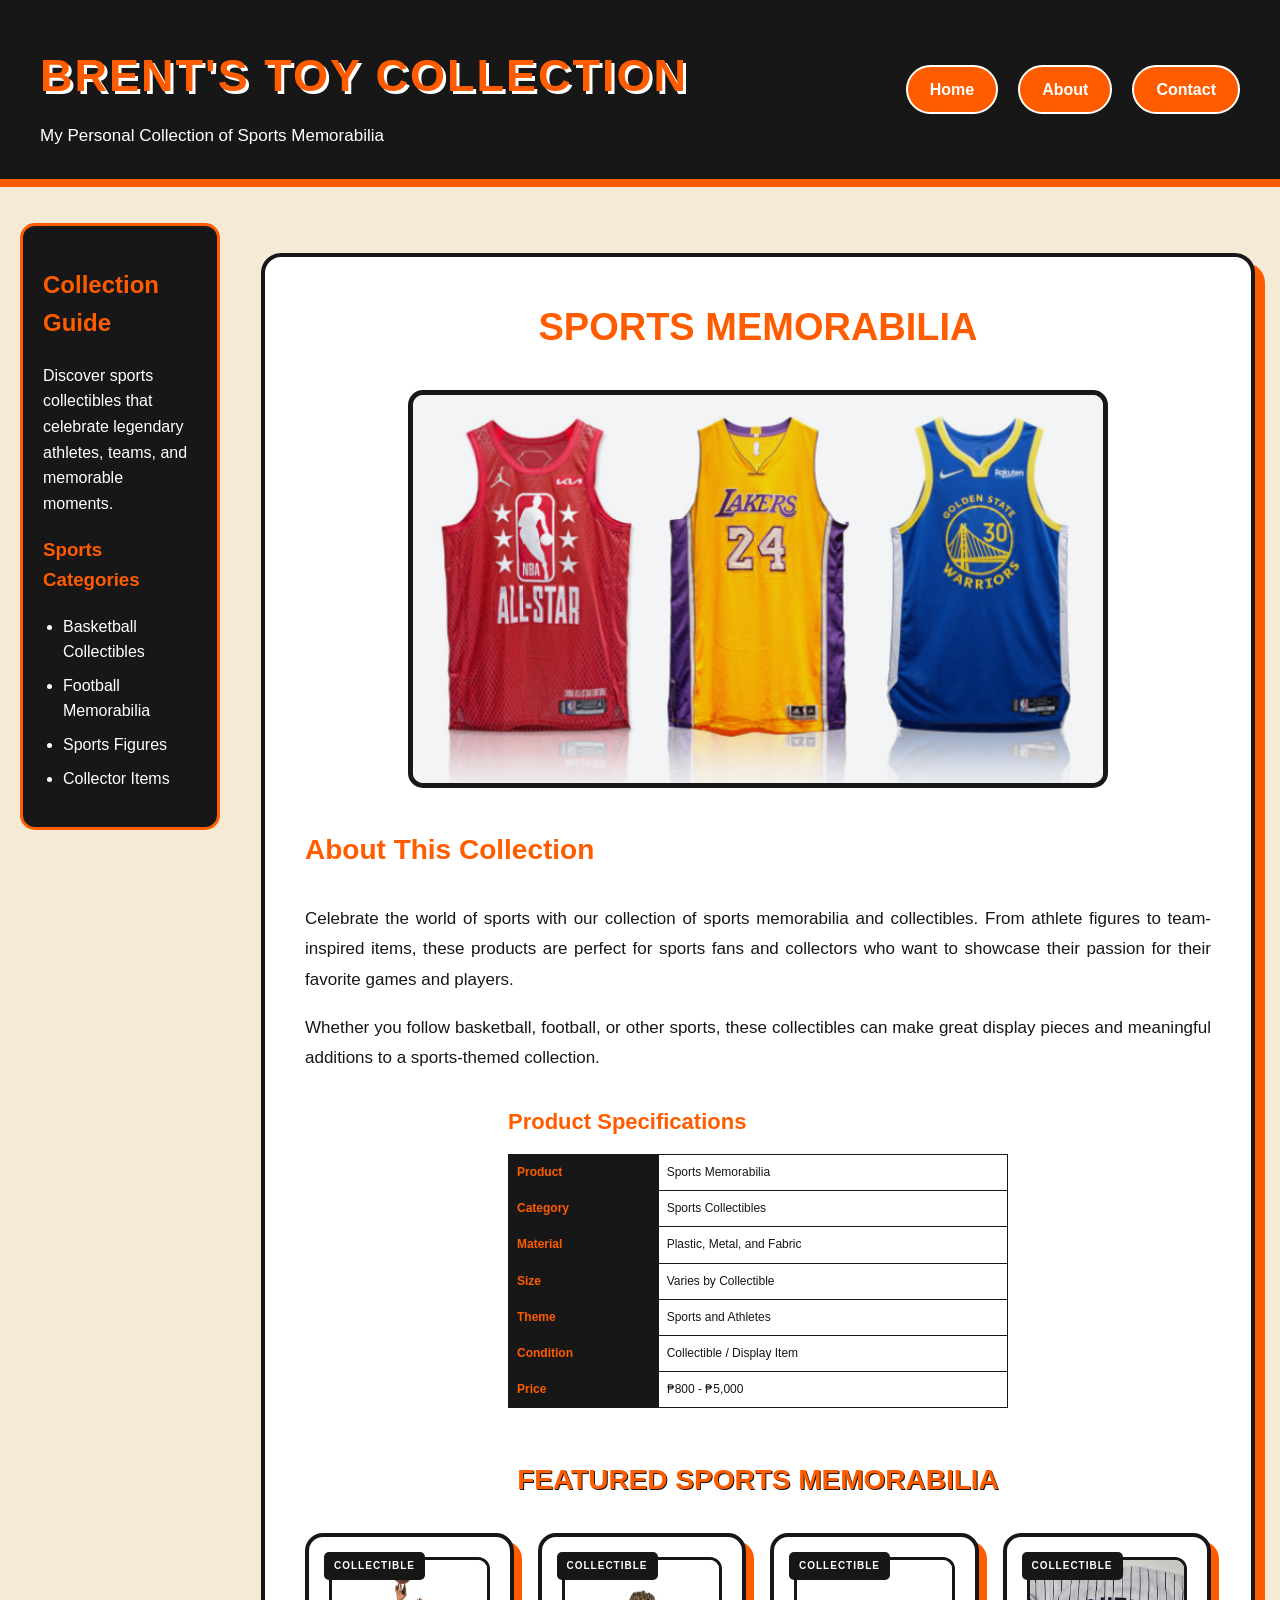
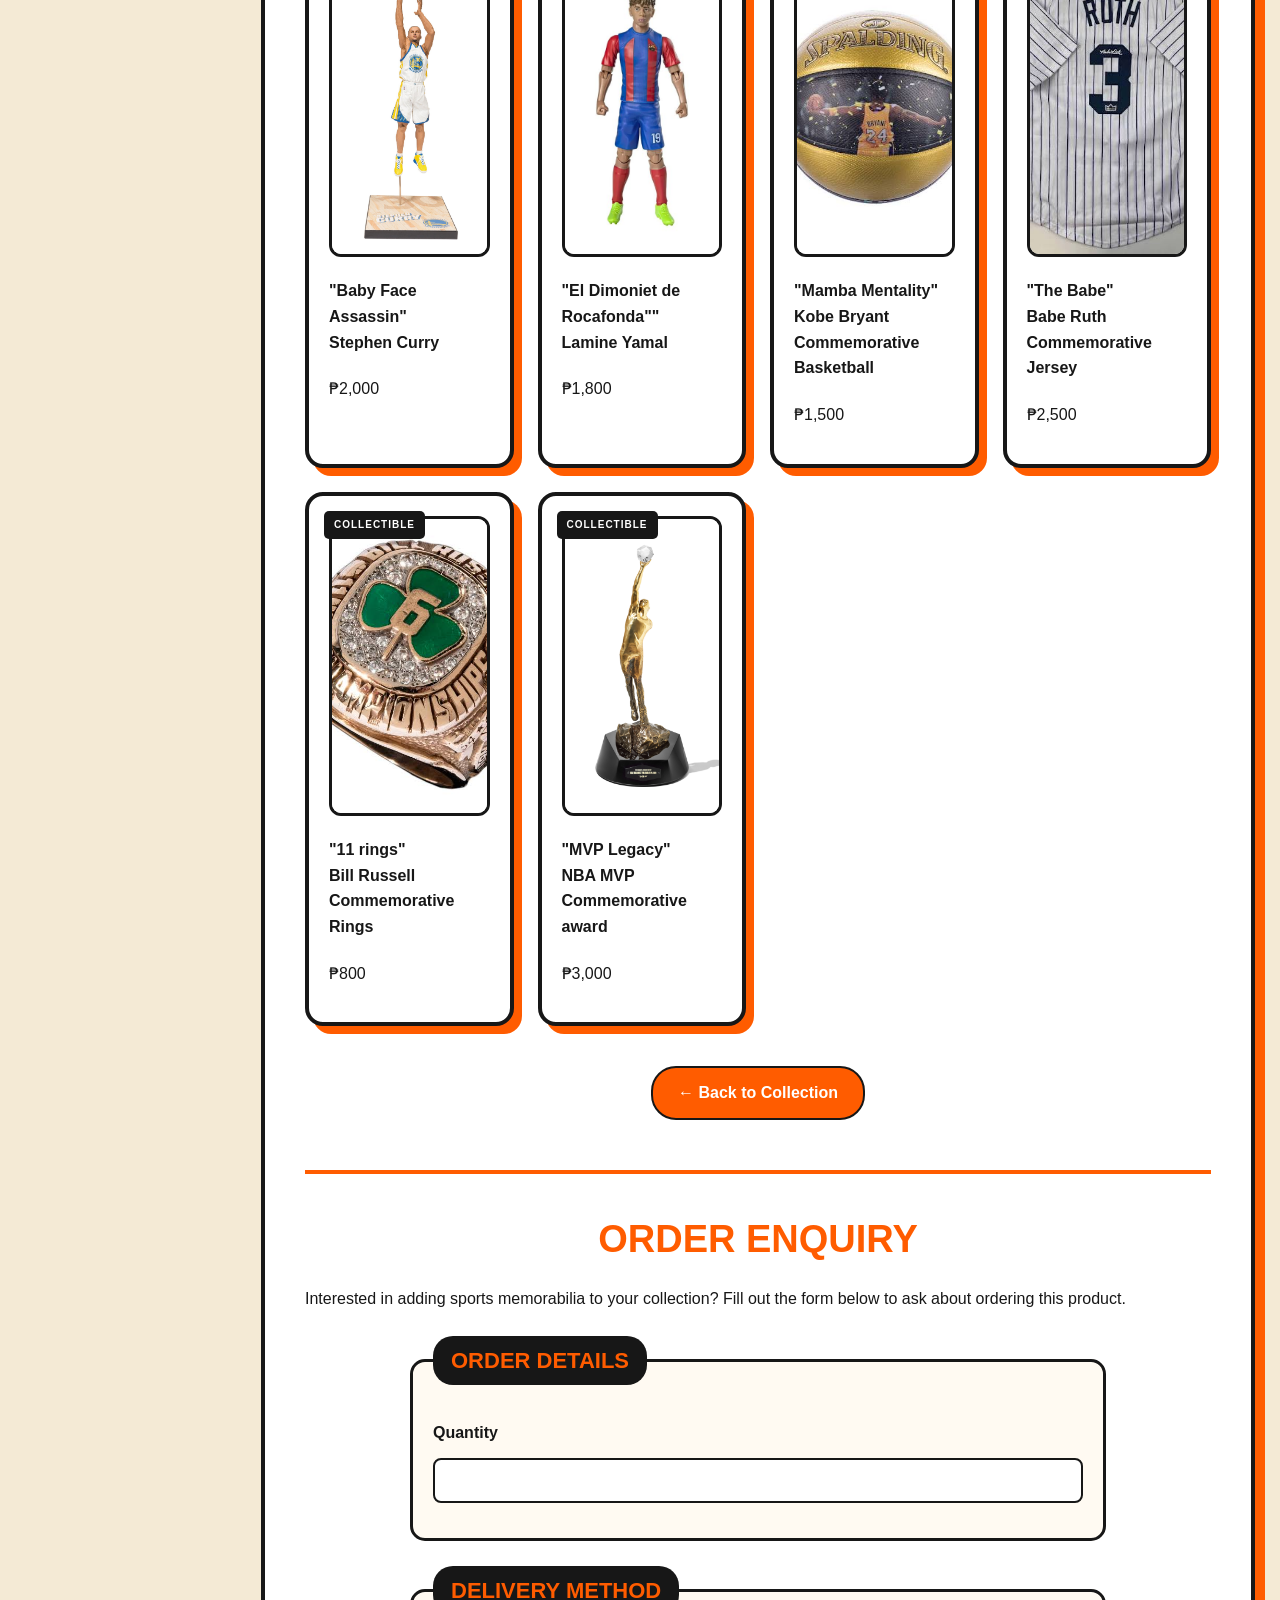
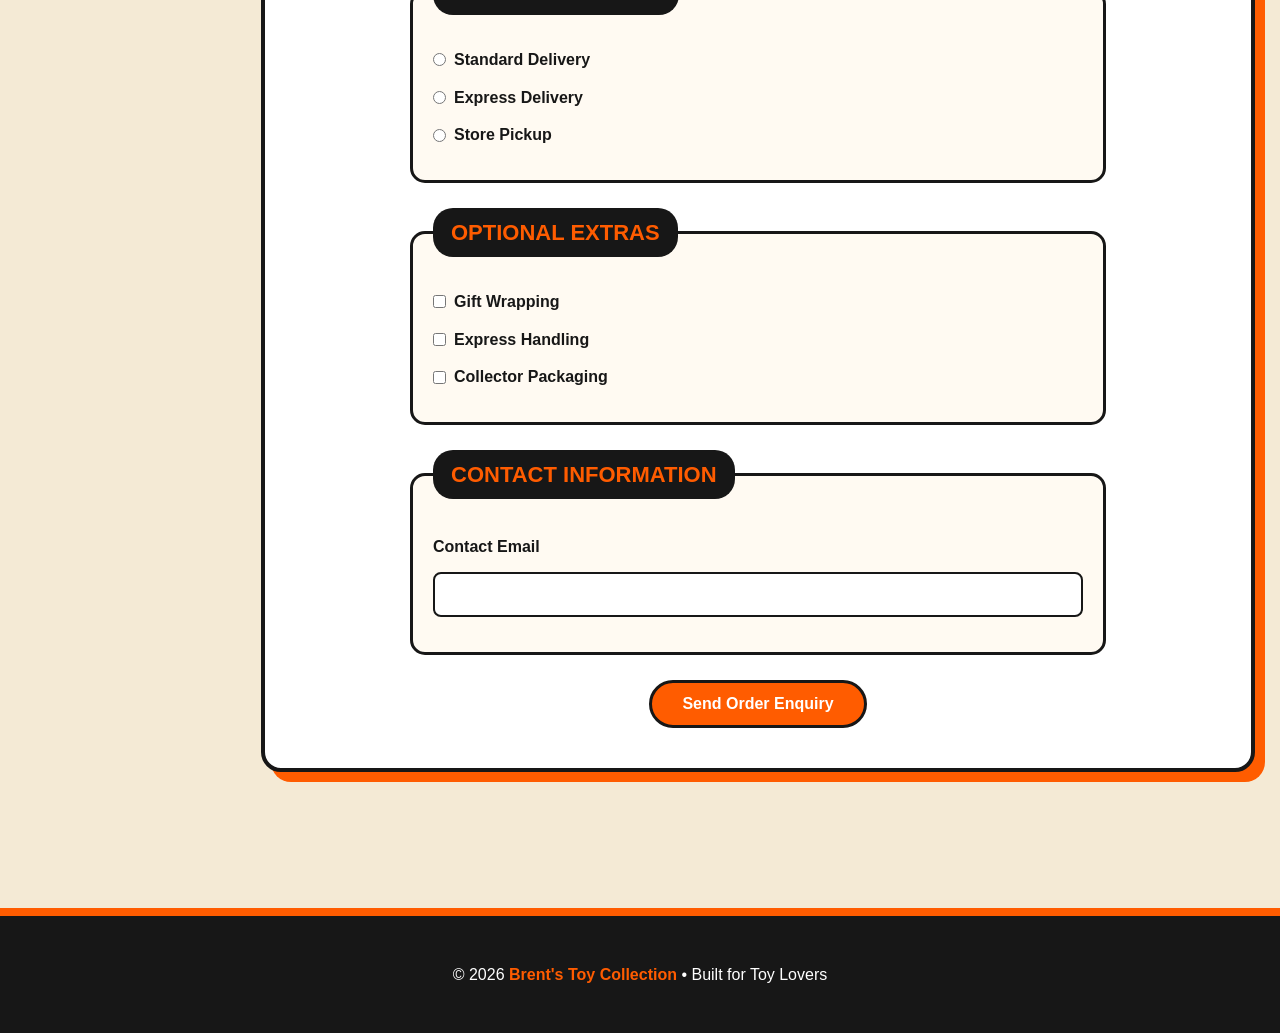
<file: products/sports-memorabilia.html>
<!DOCTYPE html>
<html lang="en">

<head>
    <meta charset="UTF-8">
    <meta name="viewport"
          content="width=device-width, initial-scale=1.0">

    <title>Sports Memorabilia | Brent's Toy Collection</title>

    <link rel="stylesheet" href="../style.css">
</head>

<body>
    <!-- HEADER -->
    <header class="site-header">
        <div class="header-brand">
            <h1>Brent's Toy Collection</h1>
            <p>My Personal Collection of Sports Memorabilia</p>
        </div>

        <!-- NAVIGATION LINKS -->
        <nav>
            <ul>
                <li><a href="../index.html">Home</a></li>
                <li><a href="../about.html">About</a></li>
                <li><a href="../contact.html">Contact</a></li>
            </ul>
        </nav>
    </header>

    <!-- SIDEBAR -->
    <aside class="shop-sidebar">
        <h2>Collection Guide</h2>

        <p>
            Discover sports collectibles that celebrate
            legendary athletes, teams, and memorable moments.
        </p>

        <h3>Sports Categories</h3>

        <ul>
            <li>Basketball Collectibles</li>
            <li>Football Memorabilia</li>
            <li>Sports Figures</li>
            <li>Collector Items</li>
        </ul>
    </aside>

    <!-- PRODUCT -->
    <main>
        <div class="product-page">

            <h2>Sports Memorabilia</h2>

            <!-- PRODUCT IMAGE -->
            <div class="product-image">
                <img src="../sportsmemorabilia.png"
                     alt="Collection of sports memorabilia">
            </div>

            <!-- DESCRIPTION -->
            <div class="description">
                <h3>About This Collection</h3>

                <p>
                    Celebrate the world of sports with our collection
                    of sports memorabilia and collectibles. From
                    athlete figures to team-inspired items, these
                    products are perfect for sports fans and collectors
                    who want to showcase their passion for their
                    favorite games and players.
                </p>

                <p>
                    Whether you follow basketball, football, or other
                    sports, these collectibles can make great display
                    pieces and meaningful additions to a sports-themed
                    collection.
                </p>
            </div>

            <!-- SPECIFICATIONS -->
            <div class="specifications">
                <h3>Product Specifications</h3>

                <table>
                    <tr>
                        <th>Product</th>
                        <td>Sports Memorabilia</td>
                    </tr>

                    <tr>
                        <th>Category</th>
                        <td>Sports Collectibles</td>
                    </tr>

                    <tr>
                        <th>Material</th>
                        <td>Plastic, Metal, and Fabric</td>
                    </tr>

                    <tr>
                        <th>Size</th>
                        <td>Varies by Collectible</td>
                    </tr>

                    <tr>
                        <th>Theme</th>
                        <td>Sports and Athletes</td>
                    </tr>

                    <tr>
                        <th>Condition</th>
                        <td>Collectible / Display Item</td>
                    </tr>

                    <tr>
                        <th>Price</th>
                        <td>₱800 - ₱5,000</td>
                    </tr>
                </table>
            </div>

            <!-- FEATURED SPORTS MEMORABILIA -->
            <div class="featured">
                <h3>Featured Sports Memorabilia</h3>

                <div class="product-grid">

                    <!-- ITEM 1 -->
                    <div class="product-card">
                        <img src="curry.jpg"
                             alt="Basketball player collectible figure">

                        <h4>
                            "Baby Face Assassin"
                            <br>
                            Stephen Curry
                        </h4>

                        <p>₱2,000</p>
                    </div>

                    <!-- ITEM 2 -->
                    <div class="product-card">
                        <img src="yamal.jpg"
                             alt="Football player collectible figure">

                        <h4>
                            "El Dimoniet de Rocafonda""
                            <br>
                            Lamine Yamal
                        </h4>

                        <p>₱1,800</p>
                    </div>

                    <!-- ITEM 3 -->
                    <div class="product-card">
                        <img src="kobe.jpg"
                             alt="Collectible basketball">

                        <h4>
                            "Mamba Mentality"
                            <br>
                            Kobe Bryant Commemorative Basketball
                        </h4>

                        <p>₱1,500</p>
                    </div>

                    <!-- ITEM 4 -->
                    <div class="product-card">
                        <img src="babe.jpg"
                             alt="Sports collectible jersey">

                        <h4>
                            "The Babe"
                            <br>
                            Babe Ruth Commemorative Jersey
                        </h4>

                        <p>₱2,500</p>
                    </div>

                    <!-- ITEM 5 -->
                    <div class="product-card">
                        <img src="ring.jpg"
                             alt="Sports trophy collectible">

                        <h4>
                            "11 rings"
                            <br>
                            Bill Russell Commemorative Rings
                        </h4>

                        <p>₱800</p>
                    </div>

                    <!-- ITEM 6 -->
                    <div class="product-card">
                        <img src="mvp.png"
                             alt="Sports commemorative plaque">

                        <h4>
                            "MVP Legacy"
                            <br>
                            NBA MVP Commemorative award
                        </h4>

                        <p>₱3,000</p>
                    </div>

                </div>
            </div>

            <!-- BACK TO HOME -->
            <div class="back-button">
                <a href="../index.html">
                    ← Back to Collection
                </a>
            </div>

            <!-- ORDER ENQUIRY -->
            <section class="order-section">

                <h2>Order Enquiry</h2>

                <p>
                    Interested in adding sports memorabilia to your
                    collection? Fill out the form below to ask about
                    ordering this product.
                </p>

                <form class="order-form">

                    <!-- QUANTITY -->
                    <fieldset>
                        <legend>Order Details</legend>

                        <label for="quantity">
                            Quantity
                        </label>

                        <input
                            type="number"
                            id="quantity"
                            name="quantity"
                            min="1"
                            max="20"
                            required
                        >
                    </fieldset>

                    <!-- DELIVERY METHOD -->
                    <fieldset>
                        <legend>Delivery Method</legend>

                        <div class="delivery-option">
                            <input
                                type="radio"
                                id="standard-delivery"
                                name="delivery"
                                value="standard"
                                required
                            >
                            <label for="standard-delivery">
                                Standard Delivery
                            </label>
                        </div>

                        <div class="delivery-option">
                            <input
                                type="radio"
                                id="express-delivery"
                                name="delivery"
                                value="express"
                            >
                            <label for="express-delivery">
                                Express Delivery
                            </label>
                        </div>

                        <div class="delivery-option">
                            <input
                                type="radio"
                                id="store-pickup"
                                name="delivery"
                                value="pickup"
                            >
                            <label for="store-pickup">
                                Store Pickup
                            </label>
                        </div>
                    </fieldset>

                    <!-- OPTIONAL EXTRAS -->
                    <fieldset>
                        <legend>Optional Extras</legend>

                        <div class="extra-option">
                            <input
                                type="checkbox"
                                id="gift-wrap"
                                name="extras"
                                value="gift-wrap"
                            >
                            <label for="gift-wrap">
                                Gift Wrapping
                            </label>
                        </div>

                        <div class="extra-option">
                            <input
                                type="checkbox"
                                id="express-handling"
                                name="extras"
                                value="express-handling"
                            >
                            <label for="express-handling">
                                Express Handling
                            </label>
                        </div>

                        <div class="extra-option">
                            <input
                                type="checkbox"
                                id="collector-packaging"
                                name="extras"
                                value="collector-packaging"
                            >
                            <label for="collector-packaging">
                                Collector Packaging
                            </label>
                        </div>
                    </fieldset>

                    <!-- EMAIL -->
                    <fieldset>
                        <legend>Contact Information</legend>

                        <label for="contact-email">
                            Contact Email
                        </label>

                        <input
                            type="email"
                            id="contact-email"
                            name="contact-email"
                            required
                        >
                    </fieldset>

                    <!-- BUTTON -->
                    <div class="order-button">
                        <button type="submit">
                            Send Order Enquiry
                        </button>
                    </div>

                </form>
            </section>

        </div>
    </main>

    <!-- FOOTER -->
    <footer>
        <p>
            © 2026
            <span>Brent's Toy Collection</span>
            • Built for Toy Lovers
        </p>
    </footer>

</body>
</html>
</file>
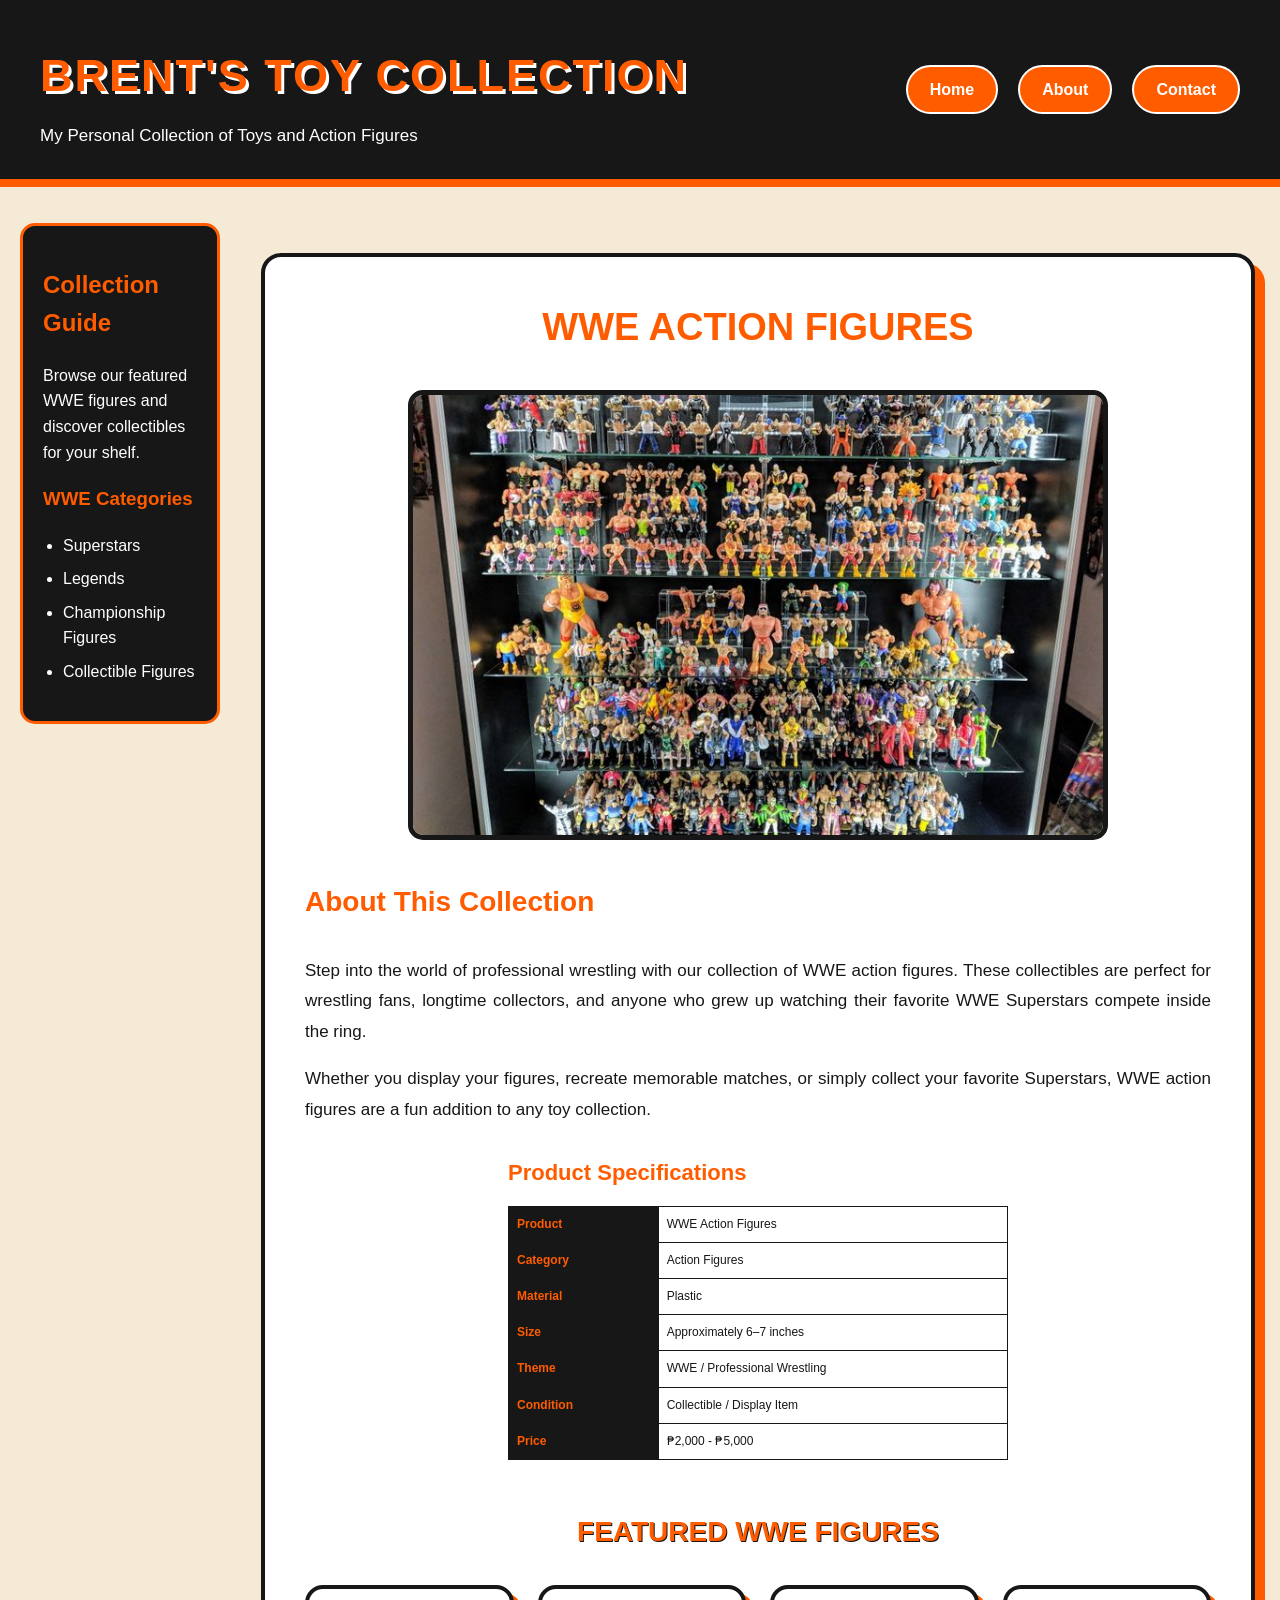
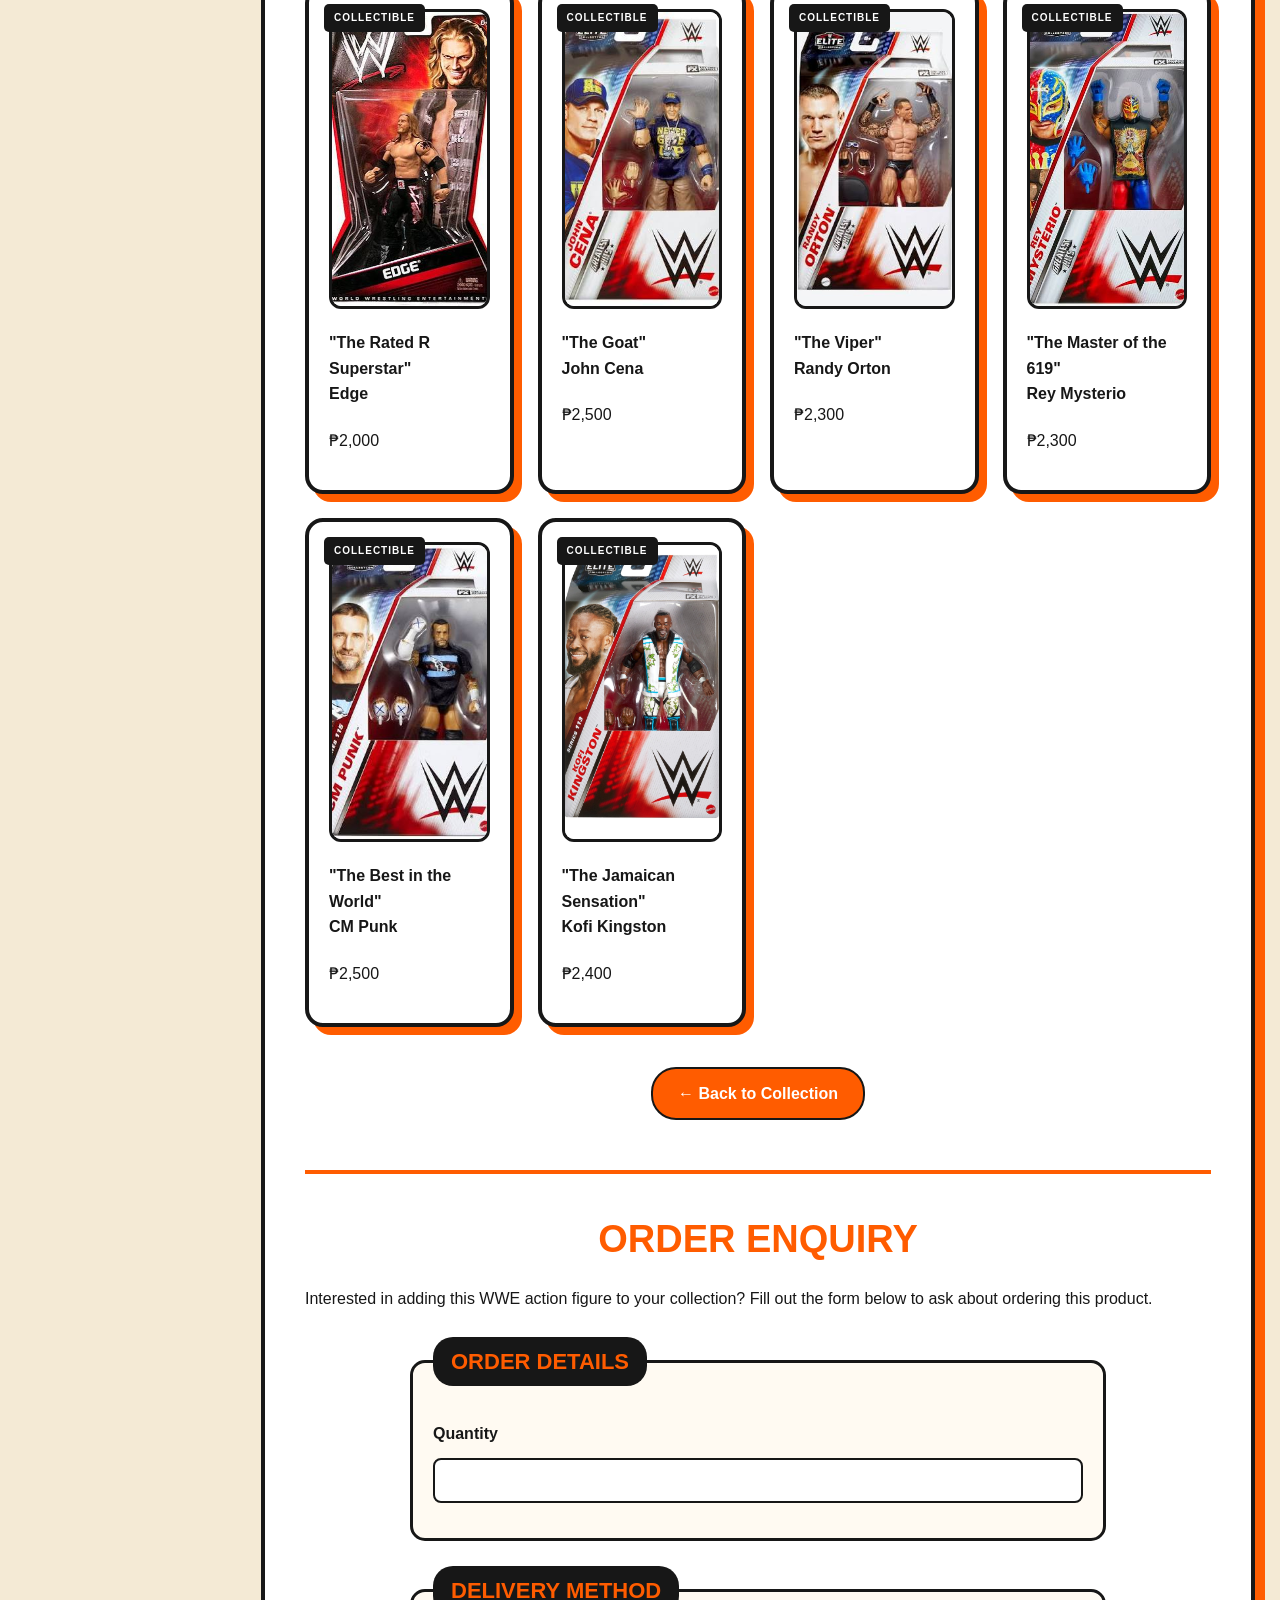
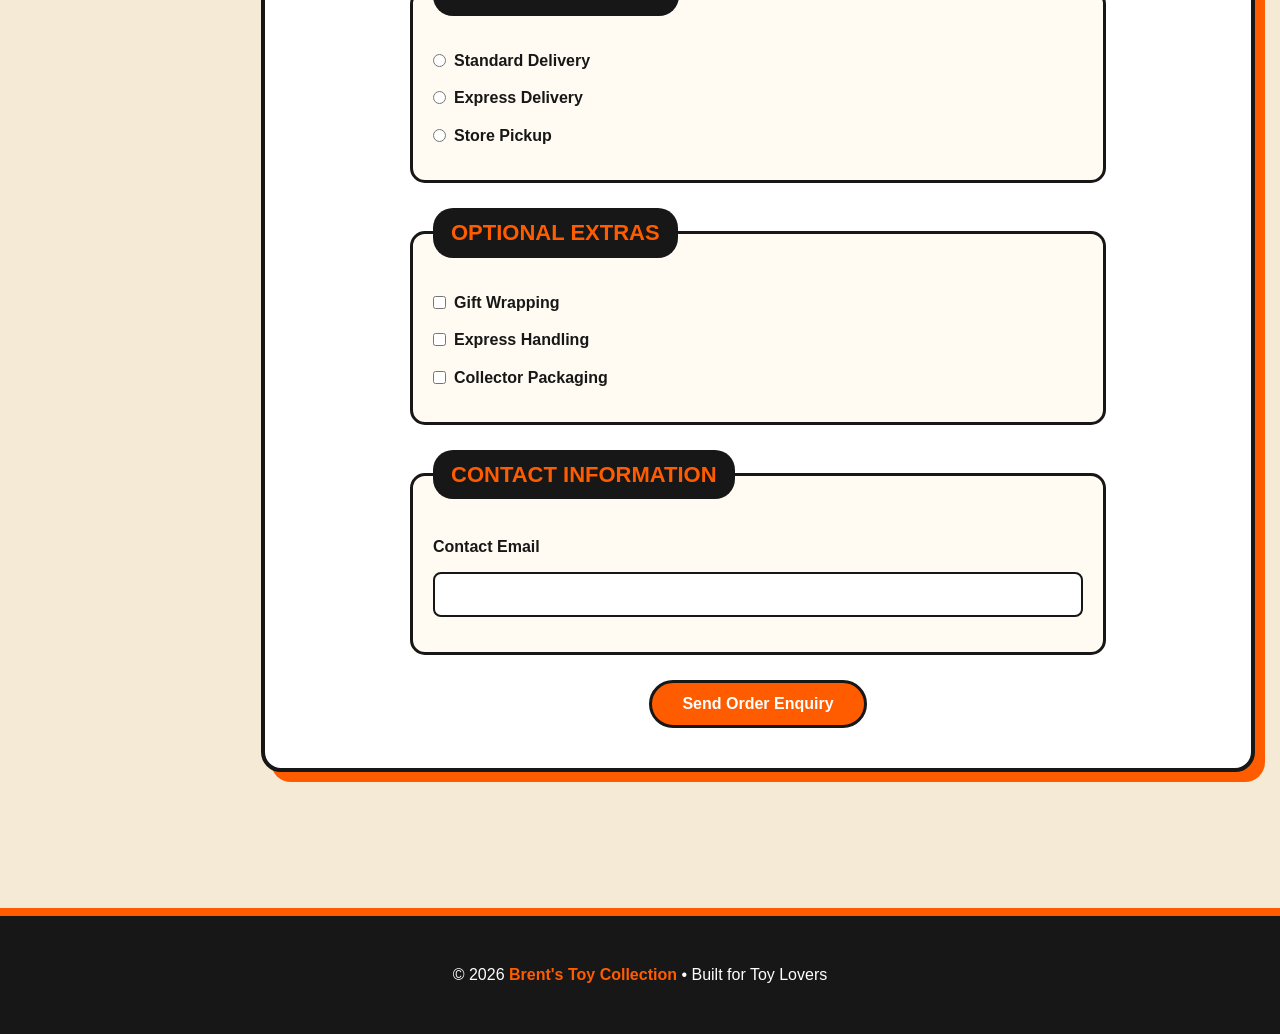
<file: products/wwe-action-figures.html>
<!DOCTYPE html>
<html lang="en">

<head>
    <meta charset="UTF-8">
    <meta name="viewport"
          content="width=device-width, initial-scale=1.0">

    <title>WWE Action Figures | Brent's Toy Collection</title>

    <link rel="stylesheet" href="../style.css">
</head>

<body>
    <!-- HEADER -->
    <header class="site-header">
        <div class="header-brand">
            <h1>Brent's Toy Collection</h1>
            <p>My Personal Collection of Toys and Action Figures</p>
        </div>

        <!-- NAVIGATION LINKS -->
        <nav>
            <ul>
                <li>
                    <a href="../index.html">Home</a>
                </li>
                <li>
                    <a href="../about.html">About</a>
                </li>
                <li>
                    <a href="../contact.html">Contact</a>
                </li>
            </ul>
        </nav>
    </header>

    <!-- SIDEBAR -->
    <aside class="shop-sidebar">
        <h2>Collection Guide</h2>

        <p>
            Browse our featured WWE figures and discover
            collectibles for your shelf.
        </p>

        <h3>WWE Categories</h3>

        <ul>
            <li>Superstars</li>
            <li>Legends</li>
            <li>Championship Figures</li>
            <li>Collectible Figures</li>
        </ul>
    </aside>

    <!-- PRODUCT -->
    <main>

        <div class="product-page">

            <h2>WWE Action Figures</h2>

            <!-- PRODUCT IMAGE -->
            <div class="product-image">
                <img src="../wweactionfigures.jpg"
                     alt="Collection of WWE action figures">
            </div>

            <!-- DESCRIPTION -->
            <div class="description">
                <h3>About This Collection</h3>
                <p>
                    Step into the world of professional wrestling with
                    our collection of WWE action figures. These collectibles
                    are perfect for wrestling fans, longtime collectors,
                    and anyone who grew up watching their favorite WWE
                    Superstars compete inside the ring.
                </p>
                <p>
                    Whether you display your figures, recreate memorable
                    matches, or simply collect your favorite Superstars,
                    WWE action figures are a fun addition to any toy
                    collection.
                </p>
            </div>

            <!-- SPECIFICATIONS -->
            <div class="specifications">
                <h3>Product Specifications</h3>

                <table>
                    <tr>
                        <th>Product</th>
                        <td>WWE Action Figures</td>
                    </tr>

                    <tr>
                        <th>Category</th>
                        <td>Action Figures</td>
                    </tr>

                    <tr>
                        <th>Material</th>
                        <td>Plastic</td>
                    </tr>

                    <tr>
                        <th>Size</th>
                        <td>Approximately 6–7 inches</td>
                    </tr>

                    <tr>
                        <th>Theme</th>
                        <td>WWE / Professional Wrestling</td>
                    </tr>

                    <tr>
                        <th>Condition</th>
                        <td>Collectible / Display Item</td>
                    </tr>

                    <tr>
                        <th>Price</th>
                        <td>₱2,000 - ₱5,000</td>
                    </tr>
                </table>
            </div>

            <!-- FEATURED WWE FIGURES -->
            <div class="featured">

                <h3>Featured WWE Figures</h3>

                <div class="product-grid">

                    <!-- FIGURE 1 -->
                    <div class="product-card">
                        <img src="edge.jpg"
                             alt="The Rated R Superstar Edge action figure">

                        <h4>
                            "The Rated R Superstar"
                            <br>
                            Edge
                        </h4>

                        <p>₱2,000</p>
                    </div>

                    <!-- FIGURE 2 -->
                    <div class="product-card">
                        <img src="johncena.jpg"
                             alt="John Cena action figure">

                        <h4>
                            "The Goat"
                            <br>
                            John Cena
                        </h4>

                        <p>₱2,500</p>
                    </div>

                    <!-- FIGURE 3 -->
                    <div class="product-card">
                        <img src="randyorton.jpg"
                             alt="The Viper Randy Orton action figure">

                        <h4>
                            "The Viper"
                            <br>
                            Randy Orton
                        </h4>

                        <p>₱2,300</p>
                    </div>

                    <!-- FIGURE 4 -->
                    <div class="product-card">
                        <img src="reymysterio.jpg"
                             alt="Rey Mysterio action figure">

                        <h4>
                            "The Master of the 619"
                            <br>
                            Rey Mysterio
                        </h4>

                        <p>₱2,300</p>
                    </div>

                    <!-- FIGURE 5 -->
                    <div class="product-card">
                        <img src="cmpunk.jpg"
                             alt="CM Punk action figure">

                        <h4>
                            "The Best in the World"
                            <br>
                            CM Punk
                        </h4>

                        <p>₱2,500</p>
                    </div>

                    <!-- FIGURE 6 -->
                    <div class="product-card">
                        <img src="kofikingston.jpg"
                             alt="Kofi Kingston action figure">

                        <h4>
                            "The Jamaican Sensation"
                            <br>
                            Kofi Kingston
                        </h4>

                        <p>₱2,400</p>
                    </div>

                </div>
            </div>

            <!-- BACK TO HOME -->
            <div class="back-button">
                <a href="../index.html">
                    ← Back to Collection
                </a>
            </div>

            <!-- ORDER ENQUIRY -->
            <section class="order-section">

                <h2>Order Enquiry</h2>

                <p>
                    Interested in adding this WWE action figure to your collection?
                    Fill out the form below to ask about ordering this product.
                </p>

                <form class="order-form">

                    <!-- QUANTITY -->
                    <fieldset>
                        <legend>Order Details</legend>

                        <label for="quantity">
                            Quantity
                        </label>

                        <input
                            type="number"
                            id="quantity"
                            name="quantity"
                            min="1"
                            max="20"
                            required
                        >
                    </fieldset>

                    <!-- DELIVERY METHOD -->
                    <fieldset>
                        <legend>Delivery Method</legend>

                        <div class="delivery-option">
                            <input
                                type="radio"
                                id="standard-delivery"
                                name="delivery"
                                value="standard"
                                required
                            >
                            <label for="standard-delivery">
                                Standard Delivery
                            </label>
                        </div>

                        <div class="delivery-option">
                            <input
                                type="radio"
                                id="express-delivery"
                                name="delivery"
                                value="express"
                            >
                            <label for="express-delivery">
                                Express Delivery
                            </label>
                        </div>

                        <div class="delivery-option">
                            <input
                                type="radio"
                                id="store-pickup"
                                name="delivery"
                                value="pickup"
                            >
                            <label for="store-pickup">
                                Store Pickup
                            </label>
                        </div>
                    </fieldset>

                    <!-- OPTIONAL EXTRAS -->
                    <fieldset>
                        <legend>Optional Extras</legend>
                        <div class="extra-option">
                            <input
                                type="checkbox"
                                id="gift-wrap"
                                name="extras"
                                value="gift-wrap"
                            >
                            <label for="gift-wrap">
                                Gift Wrapping
                            </label>
                        </div>

                        <div class="extra-option">
                            <input
                                type="checkbox"
                                id="express-handling"
                                name="extras"
                                value="express-handling"
                            >
                            <label for="express-handling">
                                Express Handling
                            </label>
                        </div>
                        <div class="extra-option">
                            <input
                                type="checkbox"
                                id="collector-packaging"
                                name="extras"
                                value="collector-packaging"
                            >
                            <label for="collector-packaging">
                                Collector Packaging
                            </label>
                        </div>
                    </fieldset>

                    <!-- EMAIL -->
                    <fieldset>
                        <legend>Contact Information</legend>

                        <label for="contact-email">
                            Contact Email
                        </label>

                        <input
                            type="email"
                            id="contact-email"
                            name="contact-email"
                            required
                        >
                    </fieldset>

                    <!-- BUTTON -->
                    <div class="order-button">
                        <button type="submit">
                            Send Order Enquiry
                        </button>
                    </div>
                </form>
            </section>
        </div>
    </main>

    <!-- FOOTER -->
    <footer>
        <p>
            © 2026
            <span>Brent's Toy Collection</span>
            • Built for Toy Lovers
        </p>
    </footer>

</body>
</html>
</file>
<file: style.css>
/* VARIABLES */

:root {
    --brand: #ff5c00;
    --brand-orange: #ff5c00;
    --dark-ink: #171717;
    --muted-grey: #666666;
    --light-background: #f4ead5;
    --white: #ffffff;
    --light-cream: #fffaf2;
    --light-orange: #fff1e6;

    --brand-orange-rgb: 255, 92, 0;
}

/* BASE STYLES */

* {
    box-sizing: border-box;
}
html {
    scroll-behavior: smooth;
}
body {
    font-family: Arial, Helvetica, sans-serif;
    margin: 0;
    padding: 0;
    background-color: var(--light-background);
    color: var(--dark-ink);
    line-height: 1.6;

    /* MOBILE FIRST */
    display: grid;
    grid-template-columns: 1fr;
    grid-template-areas:
        "masthead"
        "main"
        "side"
        "foot";
    gap: 16px;
    overflow-x: hidden;
}

/* Prevent images from overflowing on mobile */
img {
    max-width: 100%;
    height: auto;
}

/* PAGE REGIONS */

header {
    grid-area: masthead;
}
aside {
    grid-area: side;
}
main {
    grid-area: main;
    min-width: 0;
}
footer {
    grid-area: foot;
}

/* HEADER */

.site-header {
    display: flex;
    flex-direction: column;
    justify-content: space-between;
    align-items: center;
    background-color: var(--dark-ink);
    color: var(--white);
    padding: 25px 20px;
    border-bottom: 8px solid var(--brand);
    position: relative;
    overflow: hidden;
    animation: headerDrop 0.7s ease-out;
}

/* SIDEBAR */

.shop-sidebar {
    grid-area: side;
    background-color: var(--dark-ink);
    color: var(--white);
    padding: 20px;
    border: 3px solid var(--brand-orange);
    border-radius: 15px;
    align-self: start;
    margin: 20px;
}
.shop-sidebar h2,
.shop-sidebar h3 {
    color: var(--brand-orange);
}
.shop-sidebar ul {
    padding-left: 20px;
}
.shop-sidebar li {
    margin-bottom: 8px;
}

/* SHOP NAME */

.header-brand {
    text-align: center;
}
.site-header h1 {
    color: var(--brand);
    font-size: 38px;
    margin: 10px 0;
    text-transform: uppercase;
    letter-spacing: 2px;
    text-shadow:
        3px 3px 0 var(--white),
        6px 6px 0 var(--dark-ink);
    transition: 0.3s;
    cursor: pointer;
}
.site-header h1:hover {
    transform: scale(1.03);
    text-shadow:
        3px 3px 0 var(--white),
        6px 6px 0 var(--dark-ink),
        0 0 25px var(--brand);
}
.site-header p {
    font-size: 15px;
    color: var(--white);
    margin: 0;
}

/* NAVIGATION */

.site-header nav {
    margin-top: 20px;
}
.site-header nav ul {
    display: flex;
    flex-wrap: wrap;
    justify-content: center;
    gap: 10px;
    list-style: none;
    padding: 0;
    margin: 0;
}
.site-header nav a {
    display: block;
    background-color: var(--brand);
    color: var(--white);
    text-decoration: none;
    padding: 9px 16px;
    border-radius: 25px;
    border: 2px solid var(--white);
    font-weight: bold;
    transition: 0.3s;
}
.site-header nav a:hover {
    background-color: var(--white);
    color: var(--brand);
    border-color: var(--brand);
    transform: translateY(-4px);
    box-shadow:
        0 0 10px var(--brand),
        0 0 20px var(--brand);
}

/* MAIN LAYOUT */

main {
    grid-area: main;
    width: 100%;
    max-width: 1100px;
    margin: 30px auto;
    padding: 0 15px;
}

/* HOME PAGE / INDEX */

.intro {
    text-align: center;
    max-width: 750px;
    margin: 0 auto 50px;
    font-size: 17px;
    line-height: 1.7;
}
.highlight {
    color: var(--brand-orange);
    font-weight: bold;
}

/* SECTION TITLE */

.section-title {
    text-align: center;
    margin-bottom: 40px;
}
.section-title h2 {
    display: inline-block;
    background-color: var(--brand-orange);
    color: var(--white);
    padding: 12px 30px;
    border-radius: 50px;
    font-size: 28px;
    text-transform: uppercase;
    letter-spacing: 2px;
    box-shadow: 6px 6px 0 var(--dark-ink);
    transition: 0.3s;
}
.section-title h2:hover {
    transform: translateY(-5px);
    box-shadow:
        8px 10px 0 var(--dark-ink);
}

/* TOY GRID */

.toy-grid {
    display: flex;
    flex-wrap: wrap;
    gap: 35px;
}
.toy-card {
    flex: 1 1 280px;
}

/* PRODUCT GRID */

.product-grid {
    display: grid;
    grid-template-columns:
        repeat(auto-fit, minmax(180px, 1fr));
    gap: 24px;
}

/* TOY / PRODUCT CARDS */

.toy-card,
.product-card {
    background-color: var(--white);
    padding: 20px;
    border-radius: 18px;
    border: 4px solid var(--dark-ink);
    box-shadow: 8px 8px 0 var(--brand);
    transition: 0.35s;
    position: relative;
    min-width: 0;
}

/* CARD HOVER */

.toy-card:hover,
.product-card:hover {
    transform: translateY(-10px) rotate(-1deg);
    box-shadow:
        12px 15px 0 var(--brand),
        0 15px 30px rgba(0, 0, 0, 0.2);
}

/* COLLECTIBLE BADGE */

.toy-card::before,
.product-card::before {
    content: "COLLECTIBLE";
    position: absolute;
    top: 15px;
    left: 15px;
    background-color: var(--dark-ink);
    color: var(--white);
    padding: 6px 10px;
    font-size: 10px;
    font-weight: bold;
    border-radius: 5px;
    letter-spacing: 1px;
    z-index: 2;
}

/* TOY / PRODUCT TITLES */

.toy-card h3,
.product-card h3 {
    color: var(--brand-orange);
    font-size: 22px;
    margin: 15px 0;
    text-transform: uppercase;
    transition: 0.3s;
}
.toy-card:hover h3,
.product-card:hover h3 {
    color: var(--dark-ink);
    text-shadow:
        0 0 5px var(--brand-orange),
        0 0 10px var(--brand-orange);
}

/* TOY / PRODUCT IMAGES */

.toy-card img,
.product-card img {
    width: 100%;
    height: 300px;
    object-fit: cover;
    border-radius: 12px;
    border: 3px solid var(--dark-ink);
    display: block;
    transition: 0.4s;
}
.toy-card:hover img,
.product-card:hover img {
    transform: scale(1.03);
    border-color: var(--brand-orange);
    box-shadow:
        0 0 10px var(--brand-orange),
        0 0 20px rgba(var(--brand-orange-rgb), 0.5);
}

/* BOTTOM MESSAGE */

.bottom-message {
    min-height: 250px;
    display: flex;
    flex-direction: column;
    justify-content: center;
    align-items: center;
    margin-top: 60px;
    background-color: var(--dark-ink);
    color: var(--white);
    padding: 35px;
    text-align: center;
    border-radius: 20px;
    border: 5px solid var(--brand-orange);
    box-shadow: 10px 10px 0 var(--brand-orange);
}
.bottom-message h2 {
    color: var(--brand-orange);
    font-size: 30px;
    margin-top: 0;
}
.bottom-message p {
    font-size: 17px;
}

/* ABOUT PAGE */

.about-card {
    display: flex;
    flex-direction: column;
    align-items: center;
    gap: 30px;
    background-color: var(--white);
    padding: 25px;
    border: 4px solid var(--dark-ink);
    border-radius: 20px;
    box-shadow: 10px 10px 0 var(--brand-orange);
    transition: 0.3s;
}
.about-card:hover {
    box-shadow:
        14px 16px 0 var(--brand-orange),
        0 15px 30px rgba(0, 0, 0, 0.2);
}

/* LEFT SIDE */

.profile {
    text-align: center;
    width: 100%;
    flex-shrink: 0;
}
.profile h2 {
    color: var(--brand-orange);
    font-size: 30px;
    margin-bottom: 20px;
    transition: 0.3s;
    cursor: pointer;
}
.profile h2:hover {
    color: var(--dark-ink);
    text-shadow:
        0 0 5px var(--brand-orange),
        0 0 15px var(--brand-orange);
    transform: scale(1.05);
}
.profile img {
    width: 100%;
    max-width: 300px;
    height: 300px;
    object-fit: cover;
    border: 5px solid var(--dark-ink);
    border-radius: 15px;
    transition: 0.4s;
}
.profile img:hover {
    transform: scale(1.05);
    border-color: var(--brand-orange);
    box-shadow:
        0 0 15px var(--brand-orange),
        0 0 30px rgba(var(--brand-orange-rgb), 0.5);
}

/* RIGHT SIDE */

.information {
    width: 100%;
    flex: 1;
    border-left: none;
    border-top: 5px solid var(--brand-orange);
    padding-left: 0;
    padding-top: 25px;
}
.information h2 {
    font-size: 30px;
    margin-top: 0;
}
.information p {
    line-height: 1.7;
    text-align: justify;
}
.details {
    background-color: var(--dark-ink);
    color: var(--white);
    padding: 18px;
    border-radius: 12px;
    margin-bottom: 20px;
}
.details strong {
    color: var(--brand-orange);
}

/* CONTACT PAGE */

.contact-card {
    background-color: var(--white);
    padding: 25px;
    border-radius: 20px;
    border: 4px solid var(--dark-ink);
    box-shadow: 10px 10px 0 var(--brand-orange);
    transition: 0.3s;
}
.contact-card:hover {
    box-shadow:
        14px 16px 0 var(--brand-orange),
        0 15px 30px rgba(0, 0, 0, 0.2);
}
.contact-card h2 {
    color: var(--brand-orange);
    text-align: center;
    font-size: 30px;
    text-transform: uppercase;
    margin-top: 0;
    transition: 0.3s;
}
.contact-card h2:hover {
    text-shadow:
        0 0 5px var(--brand-orange),
        0 0 15px var(--brand-orange),
        0 0 25px var(--brand-orange);
}
.contact-intro {
    text-align: center;
    margin-bottom: 30px;
}

/* CONTACT FIELDSET */

fieldset {
    border: 2px solid var(--dark-ink);
    border-radius: 14px;
    padding: 20px;
    margin-bottom: 25px;
    background-color: var(--white);
}
legend {
    color: var(--brand);
    font-size: 22px;
    font-weight: bold;
    padding: 0 10px;
}

/* CONTACT FORM */

label {
    display: block;
    margin-top: 18px;
    margin-bottom: 6px;
    font-weight: bold;
    color: var(--dark-ink);
}
input,
select,
textarea {
    width: 100%;
    padding: 12px 14px;
    margin-top: 6px;
    margin-bottom: 15px;
    border: 2px solid var(--muted-grey);
    border-radius: 8px;
    font-family: inherit;
    font-size: 16px;
    color: var(--dark-ink);
    background-color: var(--white);
}
input:focus,
select:focus,
textarea:focus {
    outline: 3px solid var(--brand);
    outline-offset: 2px;
}
textarea {
    min-height: 160px;
    resize: vertical;
}

/* CONTACT INFORMATION */

.contact-info {
    margin-top: 45px;
}
.contact-info h3 {
    color: var(--brand-orange);
    text-align: center;
    font-size: 25px;
    text-transform: uppercase;
    margin-bottom: 20px;
}

/* THREE BOXES */

.contact-grid {
    display: grid;
    grid-template-columns: 1fr;
    gap: 15px;
}

/* INDIVIDUAL BOX */

.contact-box {
    background-color: var(--dark-ink);
    color: var(--white);
    padding: 18px 10px;
    text-align: center;
    border: 3px solid var(--brand-orange);
    border-radius: 12px;
    box-shadow: 4px 4px 0 var(--brand-orange);
    transition: 0.3s;
}
.contact-box:hover {
    transform: translateY(-6px);
    box-shadow:
        0 0 10px var(--brand-orange),
        0 0 20px var(--brand-orange),
        6px 6px 0 var(--brand-orange);
}
.contact-box h4 {
    color: var(--brand-orange);
    margin: 5px 0 8px;
    font-size: 16px;
    transition: 0.3s;
}
.contact-box:hover h4 {
    text-shadow:
        0 0 5px var(--brand-orange),
        0 0 10px var(--brand-orange);
}
.contact-box p {
    font-size: 12px;
    margin: 5px 0;
    line-height: 1.4;
}

/* SEND MESSAGE BUTTON */

.button-container {
    text-align: center;
    margin-top: 30px;
}
button,
input[type="submit"] {
    background-color: var(--brand);
    color: var(--white);
    padding: 12px 24px;
    border: none;
    border-radius: 8px;
    font-size: 16px;
    font-weight: bold;
    cursor: pointer;
    transition:
        transform 0.2s ease,
        box-shadow 0.2s ease;
}
button:hover,
input[type="submit"]:hover {
    transform: translateY(-2px);
    box-shadow:
        4px 4px 0 var(--dark-ink);
}

/* WWE ACTION FIGURES PRODUCT PAGE */

.product-page {
    width: 100%;
    background-color: var(--white);
    padding: 25px;
    border-radius: 20px;
    border: 4px solid var(--dark-ink);
    box-shadow: 10px 10px 0 var(--brand-orange);
    transition: 0.3s;
}
.product-page:hover {
    box-shadow:
        14px 16px 0 var(--brand-orange),
        0 15px 30px rgba(0, 0, 0, 0.2);
}

/* PRODUCT TITLE */

.product-page h2 {
    color: var(--brand-orange);
    text-align: center;
    font-size: 32px;
    text-transform: uppercase;
    margin-top: 0;
    transition: 0.3s;
    cursor: pointer;
}
.product-page h2:hover {
    transform: scale(1.03);
    text-shadow:
        0 0 5px var(--brand-orange),
        0 0 15px var(--brand-orange),
        0 0 25px var(--brand-orange);
}

/* PRODUCT IMAGE */

.product-image {
    text-align: center;
    margin: 30px 0;
}
.product-image img {
    width: 700px;
    max-width: 100%;
    height: auto;
    max-height: 450px;
    object-fit: cover;
    border: 5px solid var(--dark-ink);
    border-radius: 15px;
    transition: 0.4s;
}
.product-image img:hover {
    transform: scale(1.03);
    border-color: var(--brand-orange);
    box-shadow:
        0 0 15px var(--brand-orange),
        0 0 30px rgba(var(--brand-orange-rgb), 0.5);
}

/* DESCRIPTION */

.description {
    line-height: 1.8;
    text-align: justify;
    font-size: 17px;
}
.description h3 {
    color: var(--brand-orange);
    font-size: 28px;
}

/* SPECIFICATIONS */

.specifications {
    margin-top: 30px;
    width: 100%;
    max-width: 500px;
    margin-left: auto;
    margin-right: auto;
}
.specifications h3 {
    color: var(--brand-orange);
    font-size: 22px;
    margin-bottom: 15px;
}
.specifications table {
    width: 100%;
    border-collapse: collapse;
    font-size: 12px;
}
.specifications th,
.specifications td {
    border: 1px solid var(--dark-ink);
    padding: 8px;
    text-align: left;
}
.specifications th {
    background-color: var(--dark-ink);
    color: var(--brand-orange);
    width: 30%;
}
.specifications tr:hover td {
    background-color: var(--light-orange);
}

/* FEATURED WWE FIGURES */

.featured {
    margin-top: 50px;
}
.featured h3 {
    color: var(--brand-orange);
    font-size: 28px;
    text-align: center;
    text-transform: uppercase;
    margin-bottom: 30px;
    text-shadow:
        1px 1px 0 var(--dark-ink);
}

/* FIGURE GRID */

.figure-grid {
    display: grid;
    grid-template-columns: 1fr;
    gap: 25px;
    margin-top: 20px;
}

/* FIGURE CARDS */

.figure-card {
    background-color: var(--dark-ink);
    border: 3px solid var(--brand-orange);
    border-radius: 15px;
    padding: 15px;
    text-align: center;
    transition: 0.4s;
    box-shadow:
        5px 5px 0 var(--brand-orange);
}
.figure-card:hover {
    transform: translateY(-8px) scale(1.03);
    box-shadow:
        0 0 10px var(--brand-orange),
        0 0 20px var(--brand-orange),
        8px 8px 0 var(--brand-orange);
}

/* FIGURE IMAGE */

.figure-card img {
    width: 100%;
    height: 220px;
    object-fit: contain;
    background-color: var(--white);
    border: 3px solid var(--white);
    border-radius: 10px;
    transition: 0.4s;
}
.figure-card:hover img {
    border-color: var(--brand-orange);
    box-shadow:
        0 0 10px var(--brand-orange);
}

/* FIGURE NAME */

.figure-card h4 {
    color: var(--brand-orange);
    font-size: 16px;
    margin: 15px 0 5px;
    transition: 0.3s;
}
.figure-card:hover h4 {
    text-shadow:
        0 0 5px var(--brand-orange),
        0 0 10px var(--brand-orange),
        0 0 15px var(--brand-orange);
}

/* FIGURE DESCRIPTION */

.figure-card p {
    color: var(--white);
    font-size: 12px;
    margin: 5px 0;
}

/* BACK BUTTON */

.back-button {
    text-align: center;
    margin-top: 40px;
}
.back-button a {
    display: inline-block;
    background-color: var(--brand-orange);
    color: var(--white);
    text-decoration: none;
    padding: 12px 25px;
    border-radius: 25px;
    border: 2px solid var(--dark-ink);
    font-weight: bold;
    transition: 0.3s;
}
.back-button a:hover {
    background-color: var(--dark-ink);
    color: var(--brand-orange);
    border-color: var(--brand-orange);
    transform: translateY(-4px);
    box-shadow:
        0 0 10px var(--brand-orange),
        0 0 20px var(--brand-orange);
}

/* ORDER ENQUIRY FORM */

.order-section {
    margin-top: 50px;
    padding-top: 35px;
    border-top: 4px solid var(--brand-orange);
}
.order-section h2 {
    color: var(--brand-orange);
    font-size: 30px;
    text-transform: uppercase;
    margin-bottom: 10px;
    transition: 0.3s;
}
.order-section h2:hover {
    text-shadow:
        0 0 5px var(--brand-orange),
        0 0 15px var(--brand-orange),
        0 0 25px var(--brand-orange);
}
.order-section > p {
    margin-bottom: 25px;
}

/* ORDER FORM */

.order-form {
    text-align: left;
    width: 100%;
    max-width: 700px;
    margin: auto;
}

/* FIELDSET */

.order-form fieldset {
    border: 3px solid var(--dark-ink);
    border-radius: 15px;
    padding: 20px;
    margin-bottom: 25px;
    background-color: var(--light-cream);
    min-width: 0;
}
.order-form legend {
    background-color: var(--dark-ink);
    color: var(--brand-orange);
    padding: 7px 18px;
    border-radius: 20px;
    font-weight: bold;
    text-transform: uppercase;
}

/* LABELS */

.order-form label {
    display: block;
    margin-top: 15px;
    margin-bottom: 6px;
    font-weight: bold;
}

/* NUMBER AND EMAIL */

.order-form input[type="number"],
.order-form input[type="email"] {
    width: 100%;
    padding: 12px;
    border: 2px solid var(--dark-ink);
    border-radius: 8px;
    font-size: 15px;
    transition: 0.3s;
}
.order-form input[type="number"]:focus,
.order-form input[type="email"]:focus {
    outline: 3px solid var(--brand);
    outline-offset: 2px;
    border-color: var(--brand);
    box-shadow:
        0 0 5px var(--brand),
        0 0 12px rgba(var(--brand-orange-rgb), 0.4);
}


/* RADIO BUTTONS */

.delivery-option {
    display: flex;
    align-items: center;
    gap: 8px;
    margin: 12px 0;
}
.delivery-option input[type="radio"] {
    width: auto;
    padding: 0;
    margin: 0;
    flex-shrink: 0;
    accent-color: var(--brand-orange);
}
.delivery-option label {
    display: inline;
    margin: 0;
    padding: 0;
    font-weight: bold;
    color: var(--dark-ink);
}

/* CHECKBOXES */

.extra-option {
    display: flex;
    align-items: center;
    gap: 8px;
    margin: 12px 0;
}
.extra-option input[type="checkbox"] {
    width: auto;
    padding: 0;
    margin: 0;
    flex-shrink: 0;
    accent-color: var(--brand-orange);
}
.extra-option label {
    display: inline;
    margin: 0;
    padding: 0;
    font-weight: bold;
    color: var(--dark-ink);
}

/* ORDER BUTTON */

.order-button {
    text-align: center;
    margin-top: 25px;
}
.order-button button {
    background-color: var(--brand-orange);
    color: var(--white);
    border: 3px solid var(--dark-ink);
    padding: 12px 30px;
    border-radius: 25px;
    font-size: 16px;
    font-weight: bold;
    cursor: pointer;
    transition: 0.3s;
}
.order-button button:hover {
    background-color: var(--dark-ink);
    color: var(--brand-orange);
    border-color: var(--brand-orange);
    transform: translateY(-4px);
    box-shadow:
        0 0 10px var(--brand-orange),
        0 0 20px var(--brand-orange);
}
.order-button button:focus {
    outline: 3px solid var(--brand);
    outline-offset: 4px;
}

/* FOOTER */

footer {
    grid-area: foot;
    margin-top: 70px;
    background-color: var(--dark-ink);
    color: var(--white);
    text-align: center;
    padding: 30px;
    border-top: 8px solid var(--brand-orange);
}
footer span {
    color: var(--brand-orange);
    font-weight: bold;
}

/* TABLET AND DESKTOP MOBILE-FIRST ENHANCEMENT */

@media (min-width: 700px) {

    /* PAGE LAYOUT */

    body {
        grid-template-columns: 220px 1fr;
        grid-template-areas:
            "masthead masthead"
            "side     main"
            "foot     foot";
    }

    /* HEADER */

    .site-header {
        flex-direction: row;
        padding: 30px 40px;
    }
    .header-brand {
        text-align: left;
    }
    .site-header h1 {
        font-size: 45px;
    }
    .site-header p {
        font-size: 17px;
    }
    .site-header nav {
        margin-top: 0;
    }
    .site-header nav ul {
        gap: 20px;
    }
    .site-header nav a {
        padding: 10px 22px;
    }

    /* SIDEBAR */

    .shop-sidebar {
        margin: 20px 0 20px 20px;
    }

    /* MAIN */

    main {
        margin: 50px auto;
        padding: 0 25px;
    }

    /* ABOUT PAGE */

    .about-card {
        flex-direction: row;
        align-items: center;
        gap: 45px;
        padding: 35px;
    }
    .profile {
        width: 350px;
    }
    .information {
        border-left: 5px solid var(--brand-orange);
        border-top: none;
        padding-left: 30px;
        padding-top: 0;
    }

    /* CONTACT */

    .contact-card {
        padding: 40px;
    }
    .contact-grid {
        grid-template-columns: repeat(3, 1fr);
    }

    /* PRODUCT PAGE */

    .product-page {
        padding: 40px;
    }
    .product-page h2 {
        font-size: 38px;
    }

    /* FIGURE GRID */
    .figure-grid {
        grid-template-columns: repeat(3, 1fr);
    }
}
</file>
